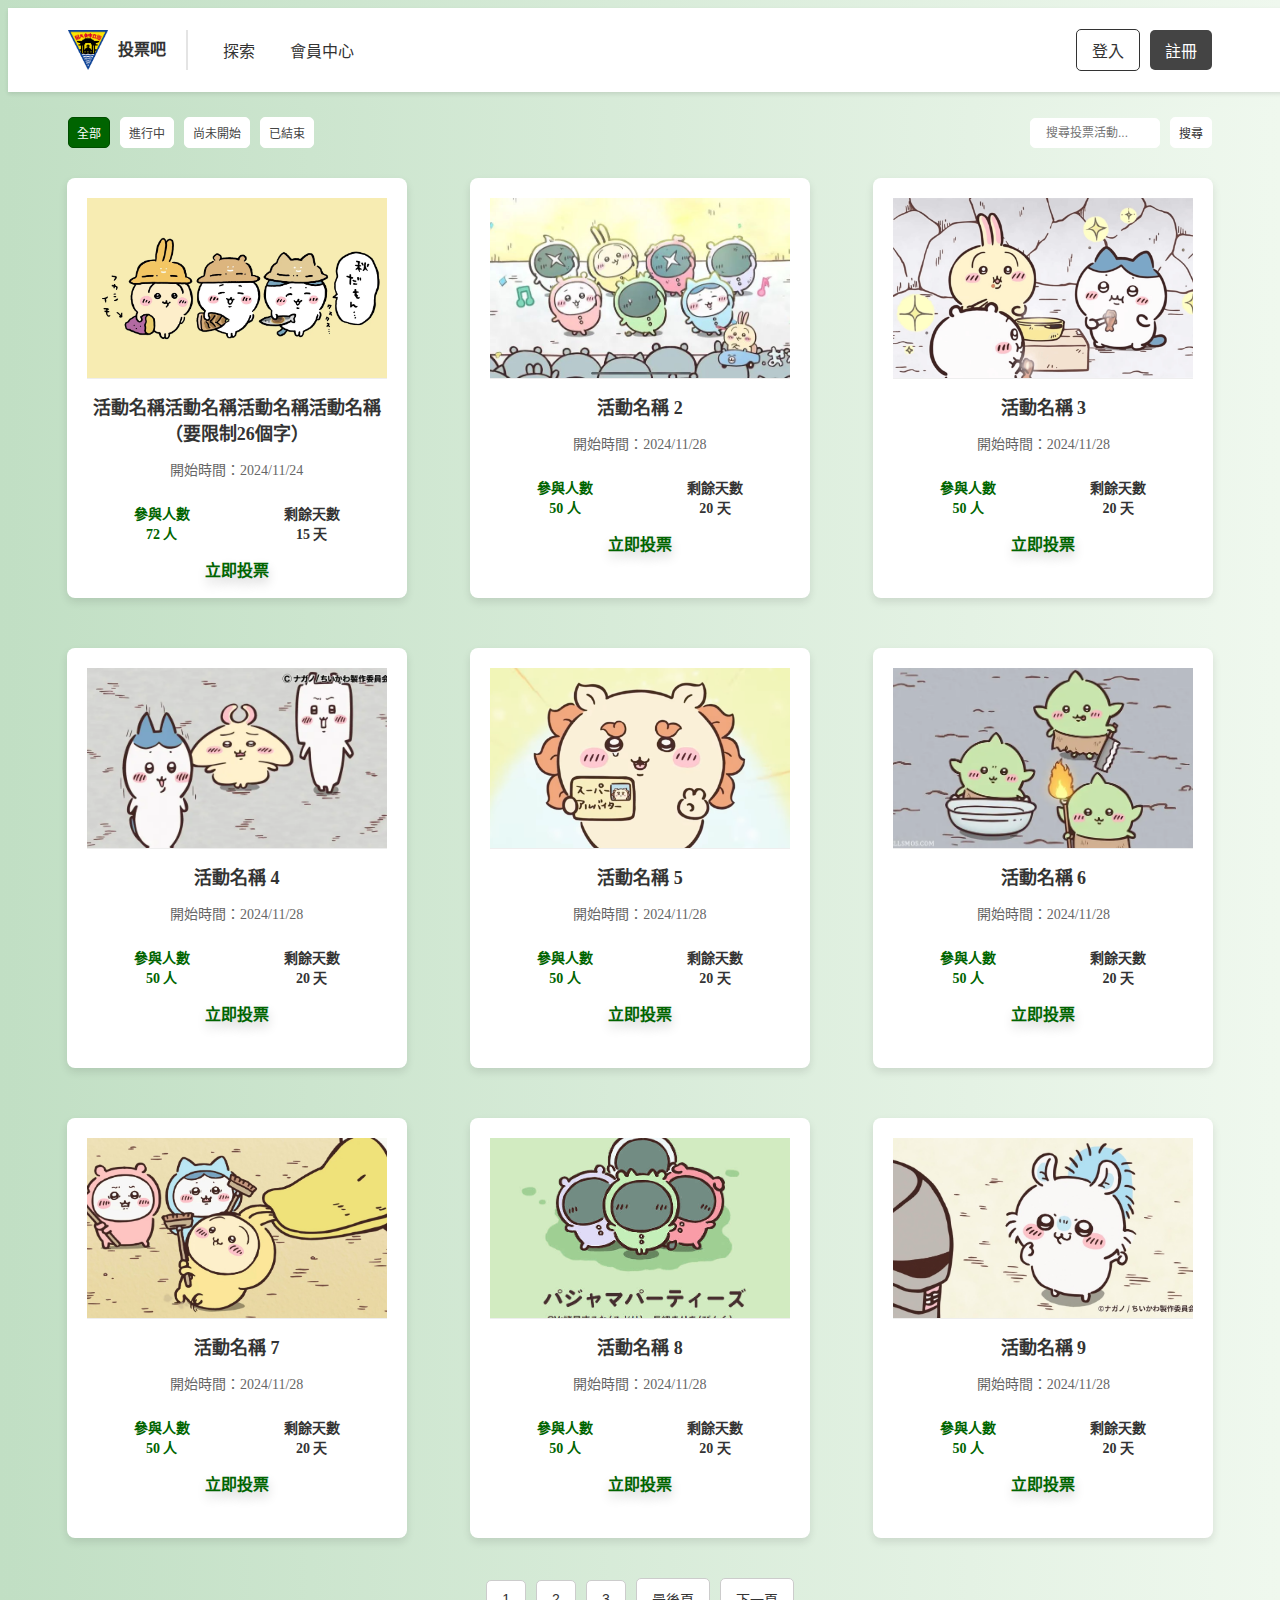
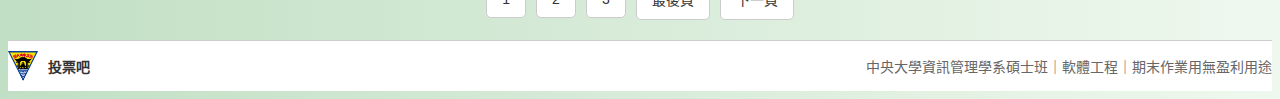
<file: public/index.html>
<!DOCTYPE html>
<html lang="zh-TW">
    <head>
        <meta charset="UTF-8" />
        <title>投票吧－軟工第11組投票管理系統</title>
        <link rel="stylesheet" href="css/index.css" />
    </head>
    <body>
        <header class="header">
            <div class="logo">
                <a href="index.html">
                    <img src="assets/logo.png" alt="Logo" /> 投票吧
                </a>
            </div>
            <div class="divider"></div>
            <nav class="nav-links">
                <ul>
                    <li><a href="index.html">探索</a></li>
                    <li><a href="#">會員中心</a></li>
                </ul>
            </nav>

            <div class="buttons">
                <a href="member_login.html" class="button login">登入</a>
                <a href="member_register.html" class="button register">註冊</a>
            </div>
        </header>

        <div class="filter-bar">
            <div class="filter-buttons">
                <button class="filter active">全部</button>
                <button class="filter">進行中</button>
                <button class="filter">尚未開始</button>
                <button class="filter">已結束</button>
            </div>
            <div class="filter-tools">
                <input
                    type="text"
                    class="search-input"
                    placeholder="搜尋投票活動..."
                />
                <button class="search-button">搜尋</button>
            </div>
        </div>
        <!-- 第三區塊活動卡片區-->
        <!-- 第三區塊活動卡片區-->
        <!-- 第三區塊活動卡片區-->
        <div class="activity-container">
            <div class="activity-grid">
                <!-- 每個活動卡片 -->
                <div class="activity-card">
                    <img
                        src="assets/a1.png"
                        alt="活動圖片"
                        class="activity-image"
                    />
                    <h3 class="activity-title">
                        活動名稱活動名稱活動名稱活動名稱（要限制26個字）
                    </h3>
                    <p class="activity-date">開始時間：2024/11/24</p>
                    <div class="activity-info">
                        <p class="activity-participants">參與人數<br />72 人</p>
                        <p class="activity-days">剩餘天數<br />15 天</p>
                    </div>
                    <div class="vote-now">立即投票</div>
                </div>
                <div class="activity-card">
                    <img
                        src="assets/a2.png"
                        alt="活動圖片"
                        class="activity-image"
                    />
                    <h3 class="activity-title">活動名稱 2</h3>
                    <p class="activity-date">開始時間：2024/11/28</p>
                    <div class="activity-info">
                        <p class="activity-participants">參與人數<br />50 人</p>
                        <p class="activity-days">剩餘天數<br />20 天</p>
                    </div>
                    <div class="vote-now">立即投票</div>
                </div>
                <div class="activity-card">
                    <img
                        src="assets/a3.png"
                        alt="活動圖片"
                        class="activity-image"
                    />
                    <h3 class="activity-title">活動名稱 3</h3>
                    <p class="activity-date">開始時間：2024/11/28</p>
                    <div class="activity-info">
                        <p class="activity-participants">參與人數<br />50 人</p>
                        <p class="activity-days">剩餘天數<br />20 天</p>
                    </div>
                    <div class="vote-now">立即投票</div>
                </div>
                <div class="activity-card">
                    <img
                        src="assets/a4.png"
                        alt="活動圖片"
                        class="activity-image"
                    />
                    <h3 class="activity-title">活動名稱 4</h3>
                    <p class="activity-date">開始時間：2024/11/28</p>
                    <div class="activity-info">
                        <p class="activity-participants">參與人數<br />50 人</p>
                        <p class="activity-days">剩餘天數<br />20 天</p>
                    </div>
                    <div class="vote-now">立即投票</div>
                </div>
                <div class="activity-card">
                    <img
                        src="assets/a5.png"
                        alt="活動圖片"
                        class="activity-image"
                    />
                    <h3 class="activity-title">活動名稱 5</h3>
                    <p class="activity-date">開始時間：2024/11/28</p>
                    <div class="activity-info">
                        <p class="activity-participants">參與人數<br />50 人</p>
                        <p class="activity-days">剩餘天數<br />20 天</p>
                    </div>
                    <div class="vote-now">立即投票</div>
                </div>
                <div class="activity-card">
                    <img
                        src="assets/a6.png"
                        alt="活動圖片"
                        class="activity-image"
                    />
                    <h3 class="activity-title">活動名稱 6</h3>
                    <p class="activity-date">開始時間：2024/11/28</p>
                    <div class="activity-info">
                        <p class="activity-participants">參與人數<br />50 人</p>
                        <p class="activity-days">剩餘天數<br />20 天</p>
                    </div>
                    <div class="vote-now">立即投票</div>
                </div>
                <div class="activity-card">
                    <img
                        src="assets/a7.png"
                        alt="活動圖片"
                        class="activity-image"
                    />
                    <h3 class="activity-title">活動名稱 7</h3>
                    <p class="activity-date">開始時間：2024/11/28</p>
                    <div class="activity-info">
                        <p class="activity-participants">參與人數<br />50 人</p>
                        <p class="activity-days">剩餘天數<br />20 天</p>
                    </div>
                    <div class="vote-now">立即投票</div>
                </div>
                <div class="activity-card">
                    <img
                        src="assets/a8.png"
                        alt="活動圖片"
                        class="activity-image"
                    />
                    <h3 class="activity-title">活動名稱 8</h3>
                    <p class="activity-date">開始時間：2024/11/28</p>
                    <div class="activity-info">
                        <p class="activity-participants">參與人數<br />50 人</p>
                        <p class="activity-days">剩餘天數<br />20 天</p>
                    </div>
                    <div class="vote-now">立即投票</div>
                </div>
                <div class="activity-card">
                    <img
                        src="assets/a9.png"
                        alt="活動圖片"
                        class="activity-image"
                    />
                    <h3 class="activity-title">活動名稱 9</h3>
                    <p class="activity-date">開始時間：2024/11/28</p>
                    <div class="activity-info">
                        <p class="activity-participants">參與人數<br />50 人</p>
                        <p class="activity-days">剩餘天數<br />20 天</p>
                    </div>
                    <div class="vote-now">立即投票</div>
                </div>
                <!-- 可依需要複製更多活動卡片 -->
                <!-- 可依需要複製更多活動卡片 -->
            </div>
            <!-- 頁數選擇按鈕 -->
            <div class="pagination">
                <button class="page-button">1</button>
                <button class="page-button">2</button>
                <button class="page-button">3</button>
                <button class="page-button">最後頁</button>
                <button class="page-button">下一頁</button>
            </div>
            <!-- 頁尾 -->
            <footer class="footer">
                <div class="footer-logo">
                    <img
                        src="assets/logo.png"
                        alt="投票吧 Logo"
                        class="logo-image"
                    />
                    投票吧
                </div>
                <div class="footer-text">
                    中央大學資訊管理學系碩士班｜軟體工程｜期末作業用無盈利用途
                </div>
            </footer>
        </div>
        <!-- 第三區塊活動卡片區-->
        <!-- 第三區塊活動卡片區-->
        <!-- 第三區塊活動卡片區-->
    </body>
</html>
</file>
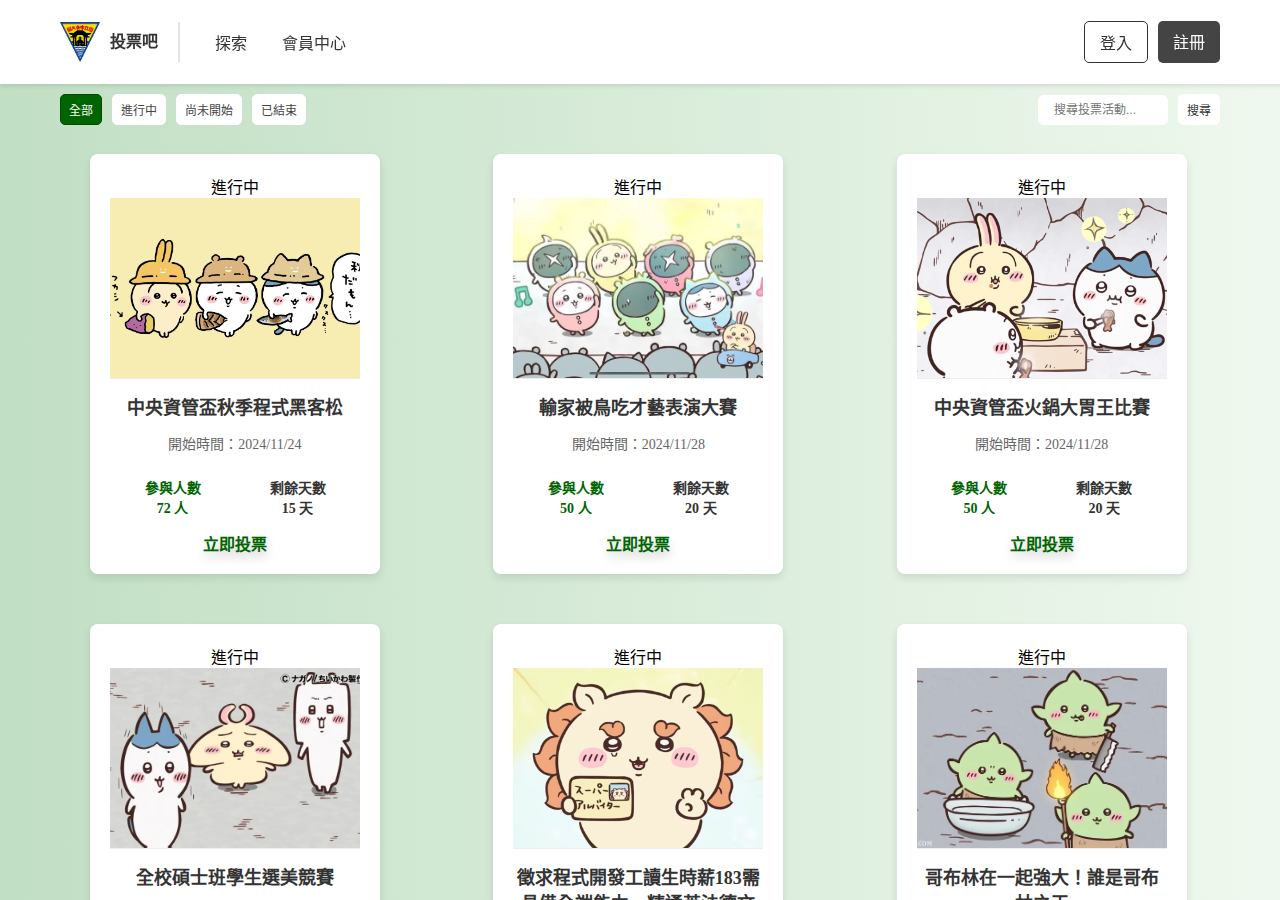
<file: resources/views/front/index.html>
<!DOCTYPE html>
<html lang="zh-TW">
    <head>
        <meta charset="UTF-8" />
        <title>投票吧－軟工第11組投票管理系統</title>
        <link rel="stylesheet" href="index.css" />
    </head>
    <body>
        <header class="header">
            <div class="logo">
                <a href="index.html">
                    <img src="../../../public/assets/logo.png" alt="Logo" /> 投票吧
                </a>
            </div>
            <div class="divider"></div>
            <nav class="nav-links">
                <ul>
                    <li><a href="index.html">探索</a></li>
                    <li><a href="#">會員中心</a></li>
                </ul>
            </nav>

            <div class="buttons">
                <a href="member_login.html" class="button login">登入</a>
                <a href="member_register.html" class="button register">註冊</a>
            </div>
        </header>

        <div class="filter-bar">
            <div class="filter-buttons">
                <button class="filter active">全部</button>
                <button class="filter">進行中</button>
                <button class="filter">尚未開始</button>
                <button class="filter">已結束</button>
            </div>
            <div class="filter-tools">
                <input
                    type="text"
                    class="search-input"
                    placeholder="搜尋投票活動..."
                />
                <button class="search-button">搜尋</button>
            </div>
        </div>
        <!-- 第三區塊活動卡片區-->
        <!-- 第三區塊活動卡片區-->
        <!-- 第三區塊活動卡片區-->
        <div class="activity-container">
            <div class="activity-grid">
                <!-- 每個活動卡片 -->
                <div class="activity-card">
                    <div class="status">進行中</div>
                    <img
                        src="../../../public/assets/a1.png"
                        alt="活動圖片"
                        class="activity-image"
                    />
                    <h3 class="activity-title">中央資管盃秋季程式黑客松</h3>
                    <p class="activity-date">開始時間：2024/11/24</p>
                    <div class="activity-info">
                        <p class="activity-participants">參與人數<br />72 人</p>
                        <p class="activity-days">剩餘天數<br />15 天</p>
                    </div>
                    <div class="vote-now">立即投票</div>
                </div>
                <div class="activity-card">
                    <div class="status">進行中</div>
                    <img
                        src="../../../public/assets/a2.png"
                        alt="活動圖片"
                        class="activity-image"
                    />
                    <h3 class="activity-title">輸家被鳥吃才藝表演大賽</h3>
                    <p class="activity-date">開始時間：2024/11/28</p>
                    <div class="activity-info">
                        <p class="activity-participants">參與人數<br />50 人</p>
                        <p class="activity-days">剩餘天數<br />20 天</p>
                    </div>
                    <div class="vote-now">立即投票</div>
                </div>
                <div class="activity-card">
                    <div class="status">進行中</div>
                    <img
                        src="../../../public/assets/a3.png"
                        alt="活動圖片"
                        class="activity-image"
                    />
                    <h3 class="activity-title">中央資管盃火鍋大胃王比賽</h3>
                    <p class="activity-date">開始時間：2024/11/28</p>
                    <div class="activity-info">
                        <p class="activity-participants">參與人數<br />50 人</p>
                        <p class="activity-days">剩餘天數<br />20 天</p>
                    </div>
                    <div class="vote-now">立即投票</div>
                </div>
                <div class="activity-card">
                    <div class="status">進行中</div>
                    <img
                        src="../../../public/assets/a4.png"
                        alt="活動圖片"
                        class="activity-image"
                    />
                    <h3 class="activity-title">全校碩士班學生選美競賽</h3>
                    <p class="activity-date">開始時間：2024/11/28</p>
                    <div class="activity-info">
                        <p class="activity-participants">參與人數<br />50 人</p>
                        <p class="activity-days">剩餘天數<br />20 天</p>
                    </div>
                    <div class="vote-now">立即投票</div>
                </div>
                <div class="activity-card">
                    <div class="status">進行中</div>
                    <img
                        src="../../../public/assets/a5.png"
                        alt="活動圖片"
                        class="activity-image"
                    />
                    <h3 class="activity-title">
                        徵求程式開發工讀生時薪183需具備全端能力、精通英法德文
                    </h3>
                    <p class="activity-date">開始時間：2024/11/28</p>
                    <div class="activity-info">
                        <p class="activity-participants">參與人數<br />50 人</p>
                        <p class="activity-days">剩餘天數<br />20 天</p>
                    </div>
                    <div class="vote-now">立即投票</div>
                </div>
                <div class="activity-card">
                    <div class="status">進行中</div>
                    <img
                        src="../../../public/assets/a6.png"
                        alt="活動圖片"
                        class="activity-image"
                    />
                    <h3 class="activity-title">
                        哥布林在一起強大！誰是哥布林之王
                    </h3>
                    <p class="activity-date">開始時間：2024/11/28</p>
                    <div class="activity-info">
                        <p class="activity-participants">參與人數<br />50 人</p>
                        <p class="activity-days">剩餘天數<br />20 天</p>
                    </div>
                    <div class="vote-now">立即投票</div>
                </div>
                <div class="activity-card">
                    <div class="status">進行中</div>
                    <img
                        src="../../../public/assets/a7.png"
                        alt="活動圖片"
                        class="activity-image"
                    />
                    <h3 class="activity-title">2024運動會選手人氣投票</h3>
                    <p class="activity-date">開始時間：2024/11/28</p>
                    <div class="activity-info">
                        <p class="activity-participants">參與人數<br />50 人</p>
                        <p class="activity-days">剩餘天數<br />20 天</p>
                    </div>
                    <div class="vote-now">立即投票</div>
                </div>
                <div class="activity-card">
                    <div class="status">進行中</div>
                    <img
                        src="../../../public/assets/a8.png"
                        alt="活動圖片"
                        class="activity-image"
                    />
                    <h3 class="activity-title">行銷管理期末考時間調查</h3>
                    <p class="activity-date">開始時間：2024/11/28</p>
                    <div class="activity-info">
                        <p class="activity-participants">參與人數<br />50 人</p>
                        <p class="activity-days">剩餘天數<br />20 天</p>
                    </div>
                    <div class="vote-now">立即投票</div>
                </div>
                <div class="activity-card">
                    <div class="status">進行中</div>
                    <img
                        src="../../../public/assets/a9.png"
                        alt="活動圖片"
                        class="activity-image"
                    />
                    <h3 class="activity-title">罵我抖M王代表票選</h3>
                    <p class="activity-date">開始時間：2024/11/28</p>
                    <div class="activity-info">
                        <p class="activity-participants">參與人數<br />50 人</p>
                        <p class="activity-days">剩餘天數<br />20 天</p>
                    </div>
                    <div class="vote-now">立即投票</div>
                </div>
                <!-- 可依需要複製更多活動卡片 -->
                <!-- 可依需要複製更多活動卡片 -->
            </div>
            <!-- 頁數選擇按鈕 -->
            <div class="pagination">
                <button class="page-button">1</button>
                <button class="page-button">2</button>
                <button class="page-button">3</button>
                <button class="page-button">最後頁</button>
                <button class="page-button">下一頁</button>
            </div>
            <!-- 頁尾 -->
            <footer class="footer">
                <div class="footer-logo">
                    <img
                        src="../../../public/assets/logo.png"
                        alt="投票吧 Logo"
                        class="logo-image"
                    />
                    投票吧
                </div>
                <div class="footer-text">
                    中央大學資訊管理學系碩士班｜軟體工程｜期末作業用無盈利用途
                </div>
            </footer>
        </div>
        <!-- 第三區塊活動卡片區-->
        <!-- 第三區塊活動卡片區-->
        <!-- 第三區塊活動卡片區-->
    </body>
</html>
</file>
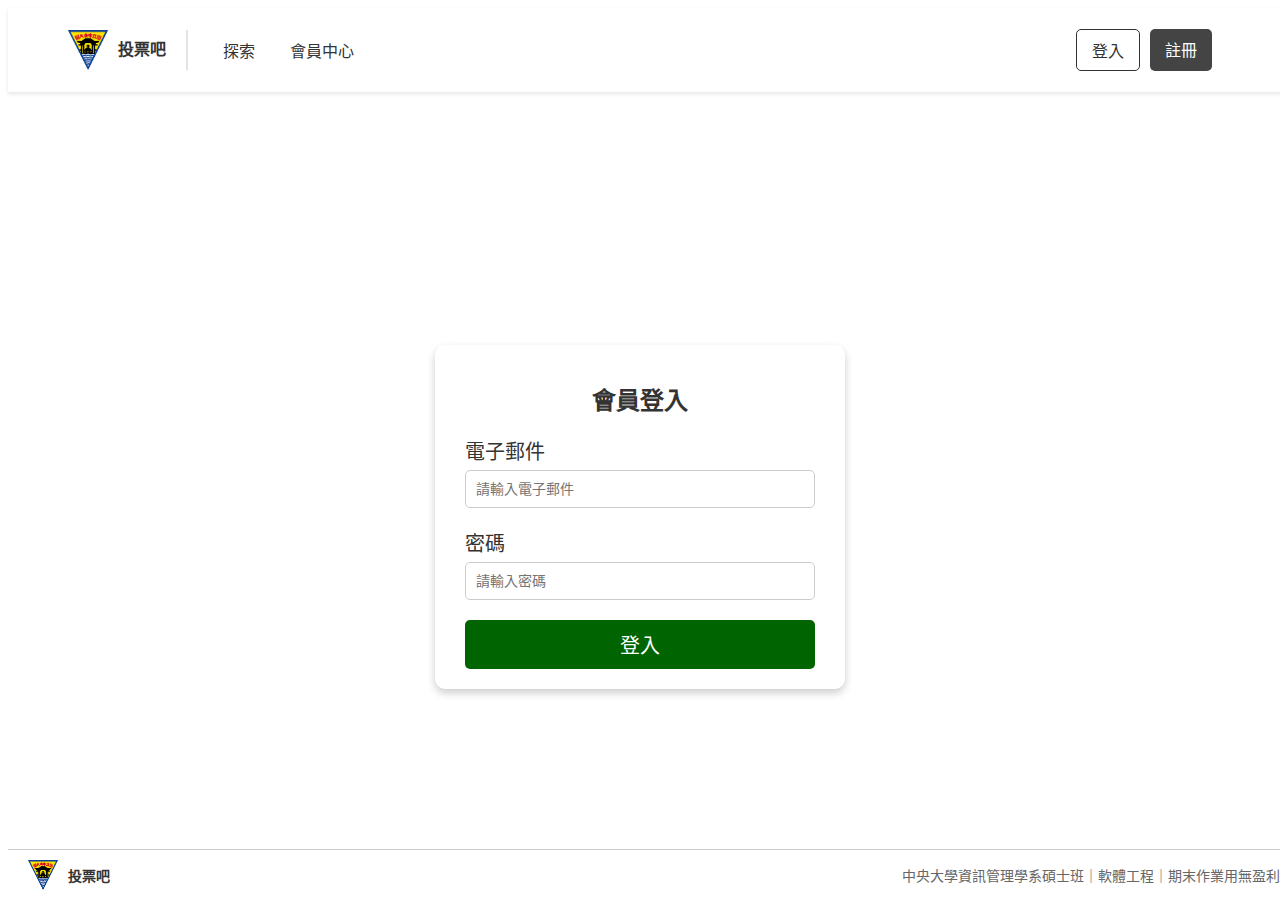
<file: public/member_login.html>
<!DOCTYPE html>
<html lang="zh-TW">
    <head>
        <meta charset="UTF-8" />
        <title>投票吧－會員登入</title>
        <link rel="stylesheet" href="css/member_login.css" />
    </head>
    <body>
        <header class="header">
            <div class="logo">
                <a href="index.html">
                    <img src="assets/logo.png" alt="Logo" /> 投票吧
                </a>
            </div>
            <div class="divider"></div>
            <nav class="nav-links">
                <ul>
                    <li><a href="index.html">探索</a></li>
                    <li><a href="#">會員中心</a></li>
                </ul>
            </nav>

            <div class="buttons">
                <a href="member_login.html" class="button login">登入</a>
                <a href="member_register.html" class="button register">註冊</a>
            </div>
        </header>
        <div class="login-container">
            <div class="login-box">
                <h1>會員登入</h1>
                <form>
                    <div class="input-group">
                        <label for="email">電子郵件</label>
                        <input
                            type="email"
                            id="email"
                            placeholder="請輸入電子郵件"
                            required
                        />
                    </div>
                    <div class="input-group">
                        <label for="password">密碼</label>
                        <input
                            type="password"
                            id="password"
                            placeholder="請輸入密碼"
                            required
                        />
                    </div>
                    <button type="submit" class="login-button">登入</button>
                </form>
            </div>
        </div>
        <footer class="footer">
            <div class="footer-logo">
                <img src="assets/logo.png" alt="Logo" />
                投票吧
            </div>
            <div class="footer-text">
                中央大學資訊管理學系碩士班｜軟體工程｜期末作業用無盈利用途
            </div>
        </footer>
    </body>
</html>
</file>
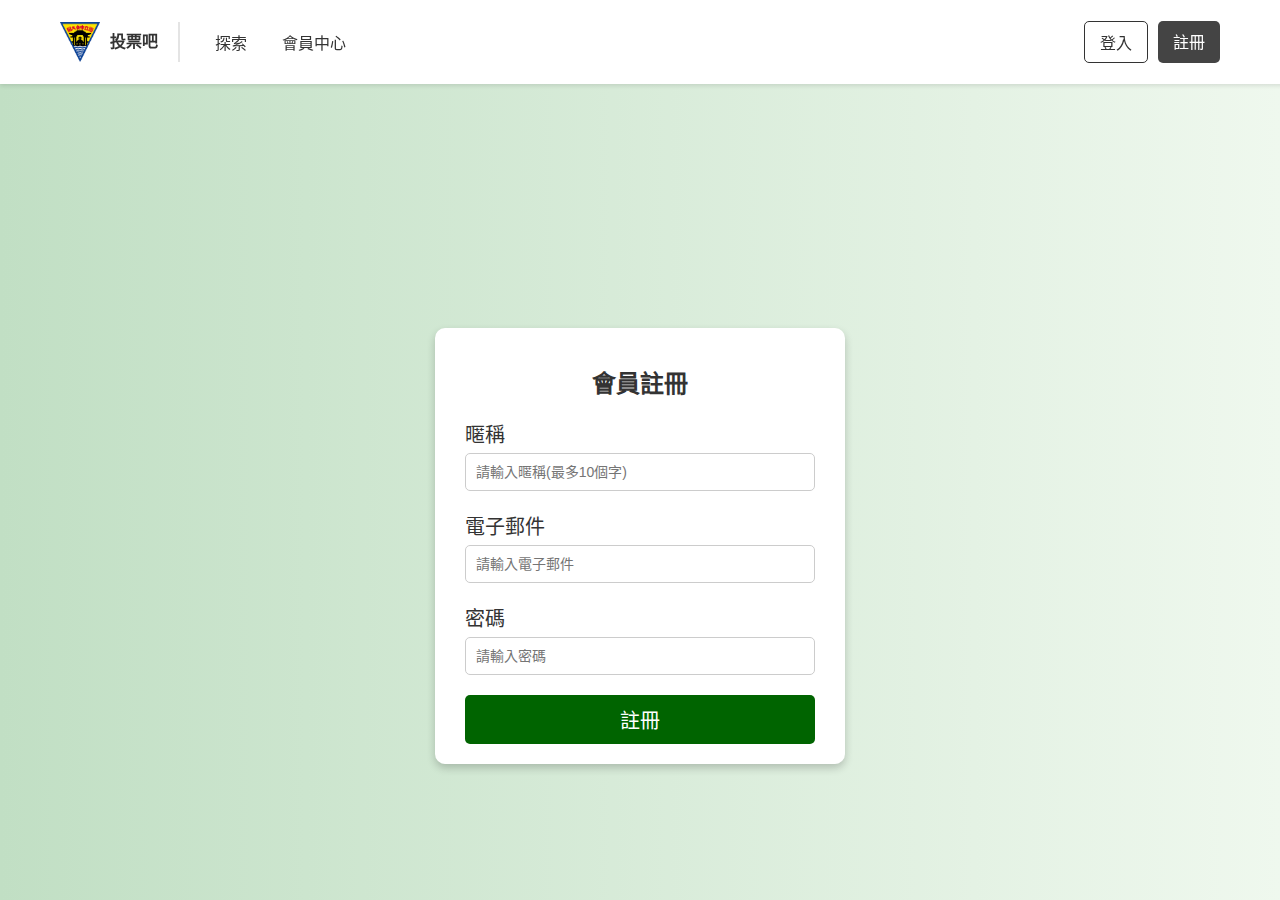
<file: public/member_register.html>
<!DOCTYPE html>
<html lang="zh-TW">
    <head>
        <meta charset="UTF-8" />
        <title>投票吧－會員註冊</title>
        <link rel="stylesheet" href="css/member_register.css" />
    </head>
    <body>
        <header class="header">
            <div class="logo">
                <a href="index.html">
                    <img src="assets/logo.png" alt="Logo" /> 投票吧
                </a>
            </div>
            <div class="divider"></div>
            <nav class="nav-links">
                <ul>
                    <li><a href="index.html">探索</a></li>
                    <li><a href="#">會員中心</a></li>
                </ul>
            </nav>

            <div class="buttons">
                <a href="member_login.html" class="button login">登入</a>
                <a href="member_register.html" class="button register">註冊</a>
            </div>
        </header>

        <div class="register-container">
            <div class="register-box">
                <h1>會員註冊</h1>
                <form>
                    <div class="input-group">
                        <label for="nickname">暱稱 </label>
                        <input
                            type="text"
                            id="nickname"
                            placeholder="請輸入暱稱(最多10個字)"
                            required
                        />
                    </div>
                    <div class="input-group">
                        <label for="email">電子郵件</label>
                        <input
                            type="email"
                            id="email"
                            placeholder="請輸入電子郵件"
                            required
                        />
                    </div>
                    <div class="input-group">
                        <label for="password">密碼</label>
                        <input
                            type="password"
                            id="password"
                            placeholder="請輸入密碼"
                            required
                        />
                    </div>
                    <button type="submit" class="register-button">註冊</button>
                </form>
            </div>
        </div>

        <footer class="footer">
            <div class="footer-logo">
                <img src="assets/logo.png" alt="Logo" />
                投票吧
            </div>
            <div class="footer-text">
                中央大學資訊管理學系碩士班｜軟體工程｜期末作業用無盈利用途
            </div>
        </footer>
    </body>
</html>
</file>
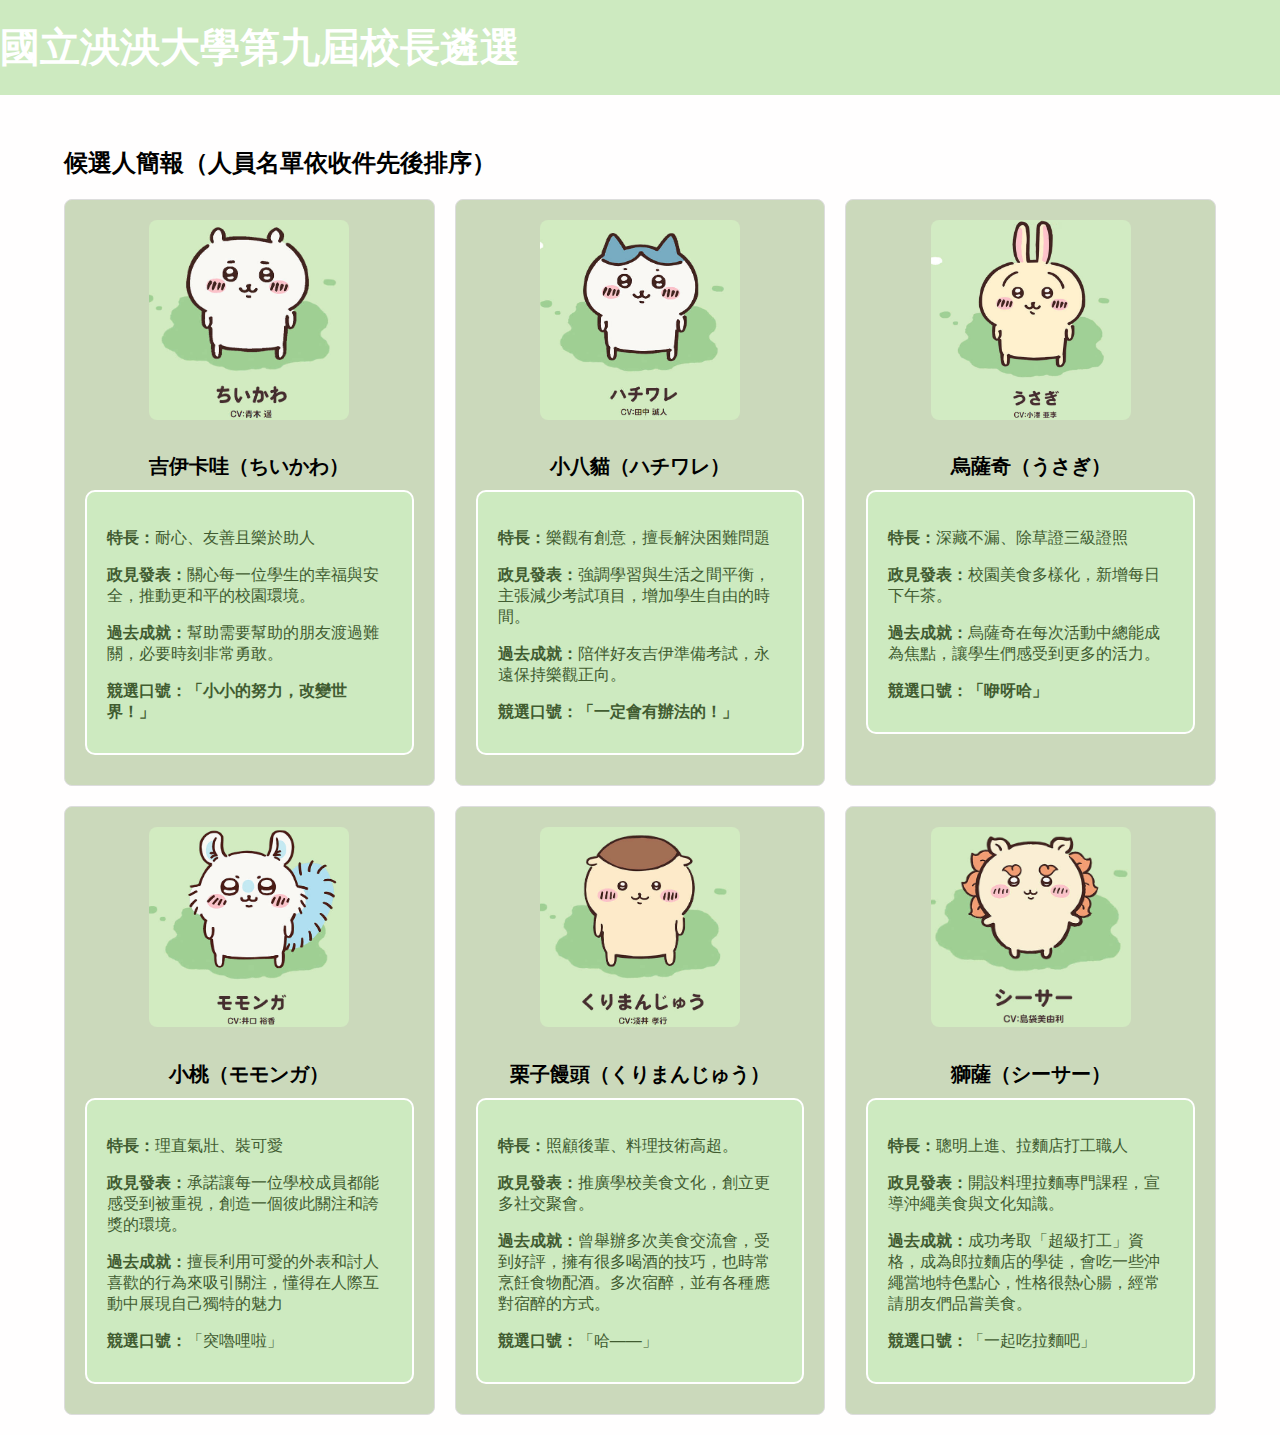
<file: resources/views/front/candidate.html>
<!DOCTYPE html>
<html lang="zh-Hant">
<head>
    <meta charset="UTF-8">
    <meta name="viewport" content="width=device-width, initial-scale=1.0">
    <title>候選人簡報</title>
    <style>
        /* 這是內嵌的 CSS */
        body {
            font-family: Arial, sans-serif;
            background-color: #fffefe;
            margin: 0;
            padding: 0;
        }

        .title_background {
            background-color: #CDEAC0;
            padding: 20px 0;
        }

        .vote_name {
            color: white;
            font-size: 2.5rem;
            margin: 0;
        }

        .container {
            width: 90%;
            max-width: 1200px;
            margin: 0 auto;
            padding: 20px 0;
        }

        .notice h4 {
            font-size: 1.5rem;
            font-weight: bold;
            margin-bottom: 20px;
        }

        .candidate-wrapper {
            display: flex;
            flex-wrap: wrap;
            gap: 20px; /* 每個候選人之間的間距 */
        }

        .candidate-card {
            flex: 1 1 calc(33.33% - 20px); /* 每個卡片佔三分之一的寬度，並減去間距 */
            box-sizing: border-box;
            border: 1px solid #ddd;
            border-radius: 8px;
            padding: 20px;
            background-color: #cbd9bb;
            text-align: left;
            transition: transform 0.3s ease;
        }

        .candidate-card:hover {
            transform: scale(1.05); /* 當鼠標懸停時，放大卡片 */
        }

        .candidate-card img {
            width: 200px; /* 固定圖片寬度為 200px */
            height: 200px; /* 固定圖片高度為 200px，形成正方形 */
            object-fit: cover; /* 確保圖片充滿容器，比例不變 */
            border-radius: 8px;
            margin-bottom: 15px;
            display: block; /* 確保圖片在容器中水平置中 */
            margin-left: auto; /* 讓圖片置中 */
            margin-right: auto; /* 讓圖片置中 */
        }

        .candidate-name {
            font-size: 1.25rem;
            margin-bottom: 10px;
            font-weight: bold;
            text-align: center;
        }

        .info-box {
            border: 2px solid #ffffff; /* 設置框線 */
            padding: 20px;
            margin-bottom: 10px;
            border-radius: 10px;
            background-color: #CDEAC0;
        }

        .candidate-card p {
            font-size: 1rem;
            margin-bottom: 10px;
            color: #415c31;
        }

        @media (max-width: 768px) {
            .candidate-card {
                flex: 1 1 calc(50% - 20px); /* 平板設備時每行顯示兩個候選人 */
            }
        }

        @media (max-width: 480px) {
            .candidate-card {
                flex: 1 1 100%; /* 手機設備時每行顯示一個候選人 */
            }
        }
    </style>
</head>

<body>
    <div class="title_background mb-3">
        <h1 class="vote_name fw-bold text-center">國立泱泱大學第九屆校長遴選</h1>
    </div>

    <div class="container">
        <div class="notice mb-3">
            <h4 class="fw-bold">候選人簡報（人員名單依收件先後排序）</h4>
        </div>

        <div class="candidate-wrapper">
            <!-- 候選人 1 -->
            <div class="candidate-card">
                <img src="../../../public/assets/0.jpg" alt="候選人 1" class="img-fluid mb-3">
                <h5 class="candidate-name">吉伊卡哇（ちいかわ）</h5>
                <div class="info-box">
                    <p><strong>特長：</strong>耐心、友善且樂於助人</p>         
                    <p><strong>政見發表：</strong>關心每一位學生的幸福與安全，推動更和平的校園環境。</p>               
                    <p><strong>過去成就：</strong>幫助需要幫助的朋友渡過難關，必要時刻非常勇敢。</p>
                    <p><strong>競選口號：「小小的努力，改變世界！」</strong></p>
                </div>
            </div>

            <!-- 候選人 2 -->
            <div class="candidate-card">
                <img src="../../../public/assets/1.jpg" alt="候選人 2" class="img-fluid mb-3">
                <h5 class="candidate-name">小八貓（ハチワレ）</h5>
                <div class="info-box">
                    <p><strong>特長：</strong>樂觀有創意，擅長解決困難問題</p> 
                    <p><strong>政見發表：</strong>強調學習與生活之間平衡，主張減少考試項目，增加學生自由的時間。</p>
                    <p><strong>過去成就：</strong>陪伴好友吉伊準備考試，永遠保持樂觀正向。</p>
                    <p><strong>競選口號：「一定會有辦法的！」</strong></p>
                </div>
            </div>

            <!-- 候選人 3 -->
            <div class="candidate-card">
                <img src="../../../public/assets/2.jpg" alt="候選人 3" class="img-fluid mb-3">
                <h5 class="candidate-name">烏薩奇（うさぎ）</h5>
                <div class="info-box">
                    <p><strong>特長：</strong>深藏不漏、除草證三級證照</p>
                    <p><strong>政見發表：</strong>校園美食多樣化，新增每日下午茶。</p>
                    <p><strong>過去成就：</strong>烏薩奇在每次活動中總能成為焦點，讓學生們感受到更多的活力。</p>
                    <p><strong>競選口號：「咿呀哈」</strong></p>
                </div>
            </div>

            <!-- 候選人 4 -->
            <div class="candidate-card">
                <img src="../../../public/assets/3.jpg" alt="候選人 4" class="img-fluid mb-3">
                <h5 class="candidate-name">小桃（モモンガ）</h5>
                <div class="info-box">
                    <p><strong>特長：</strong>理直氣壯、裝可愛</p> 
                    <p><strong>政見發表：</strong>承諾讓每一位學校成員都能感受到被重視，創造一個彼此關注和誇獎的環境。</p>
                    <p><strong>過去成就：</strong>擅長利用可愛的外表和討人喜歡的行為來吸引關注，懂得在人際互動中展現自己獨特的魅力</p>
                    <p><strong>競選口號：</strong>「突嚕哩啦」</p>
                </div>
            </div>

            <!-- 候選人 5 -->
            <div class="candidate-card">
                <img src="../../../public/assets/4.jpg"alt="候選人 5" class="img-fluid mb-3">
                <h5 class="candidate-name">栗子饅頭（くりまんじゅう）</h5>
                <div class="info-box">
                    <p><strong>特長：</strong>照顧後輩、料理技術高超。</p>
                    <p><strong>政見發表：</strong>推廣學校美食文化，創立更多社交聚會。</p>
                    <p><strong>過去成就：</strong>曾舉辦多次美食交流會，受到好評，擁有很多喝酒的技巧，也時常烹飪食物配酒。多次宿醉，並有各種應對宿醉的方式。</p>
                    <p><strong>競選口號：</strong>「哈——」</p>
                </div>
            </div>

            <!-- 候選人 6 -->
            <div class="candidate-card">
                <img src="../../../public/assets/5.jpg" alt="候選人 6" class="img-fluid mb-3">
                <h5 class="candidate-name">獅薩（シーサー）</h5>
                <div class="info-box">
                    <p><strong>特長：</strong>聰明上進、拉麵店打工職人</p>
                    <p><strong>政見發表：</strong>開設料理拉麵專門課程，宣導沖繩美食與文化知識。</p>
                    <p><strong>過去成就：</strong>成功考取「超級打工」資格，成為郎拉麵店的學徒，會吃一些沖繩當地特色點心，性格很熱心腸，經常請朋友們品嘗美食。</p> 
                    <p><strong>競選口號：</strong>「一起吃拉麵吧」</p>
                </div>
            </div>
        </div>
    </div>
</body>
</html>
</file>
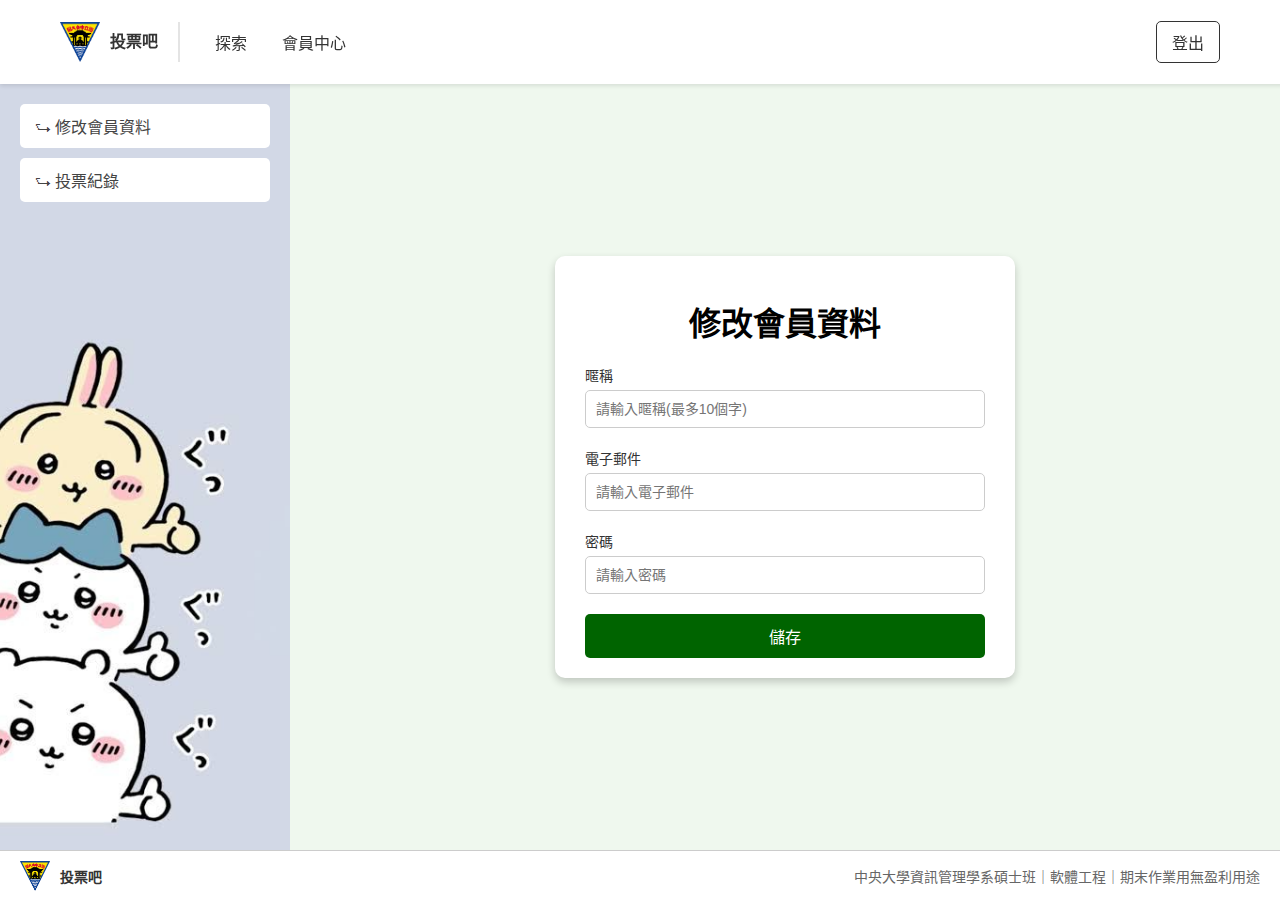
<file: resources/views/front/member_center.html>
<!DOCTYPE html>
<html lang="zh-TW">
    <head>
        <meta charset="UTF-8" />
        <title>投票吧－會員中心</title>
        <link rel="stylesheet" href="member_center.css" />
    </head>
    <body>
        <header class="header">
            <div class="logo">
                <a href="index.html">
                    <img src="../../../public/assets/logo.png" alt="Logo" />
                    投票吧
                </a>
            </div>
            <div class="divider"></div>
            <nav class="nav-links">
                <ul>
                    <li><a href="index.html">探索</a></li>
                    <li><a href="#">會員中心</a></li>
                </ul>
            </nav>

            <div class="buttons">
                <a href="index.html" class="button logout">登出</a>
            </div>
        </header>

        <div class="center-container">
            <!-- 左側選單區 -->
            <div class="sidebar">
                <a href="member_center.html" class="sidebar-button"
                    >⮑ 修改會員資料</a
                >
                <a href="#" class="sidebar-button">⮑ 投票紀錄</a>
            </div>

            <!-- 右側內容區 -->
            <div class="content">
                <div class="modify-box">
                    <h1>修改會員資料</h1>
                    <form>
                        <div class="input-group">
                            <label for="nickname">暱稱 </label>
                            <input
                                type="text"
                                id="nickname"
                                placeholder="請輸入暱稱(最多10個字)"
                                required
                            />
                        </div>
                        <div class="input-group">
                            <label for="email">電子郵件</label>
                            <input
                                type="email"
                                id="email"
                                placeholder="請輸入電子郵件"
                                required
                            />
                        </div>
                        <div class="input-group">
                            <label for="password">密碼</label>
                            <input
                                type="password"
                                id="password"
                                placeholder="請輸入密碼"
                                required
                            />
                        </div>
                        <button type="submit" class="modify-button">
                            儲存
                        </button>
                    </form>
                </div>
            </div>
        </div>

        <footer class="footer">
            <div class="footer-logo">
                <img src="../../../public/assets/logo.png" alt="Logo" />
                投票吧
            </div>
            <div class="footer-text">
                中央大學資訊管理學系碩士班｜軟體工程｜期末作業用無盈利用途
            </div>
        </footer>
    </body>
</html>
</file>
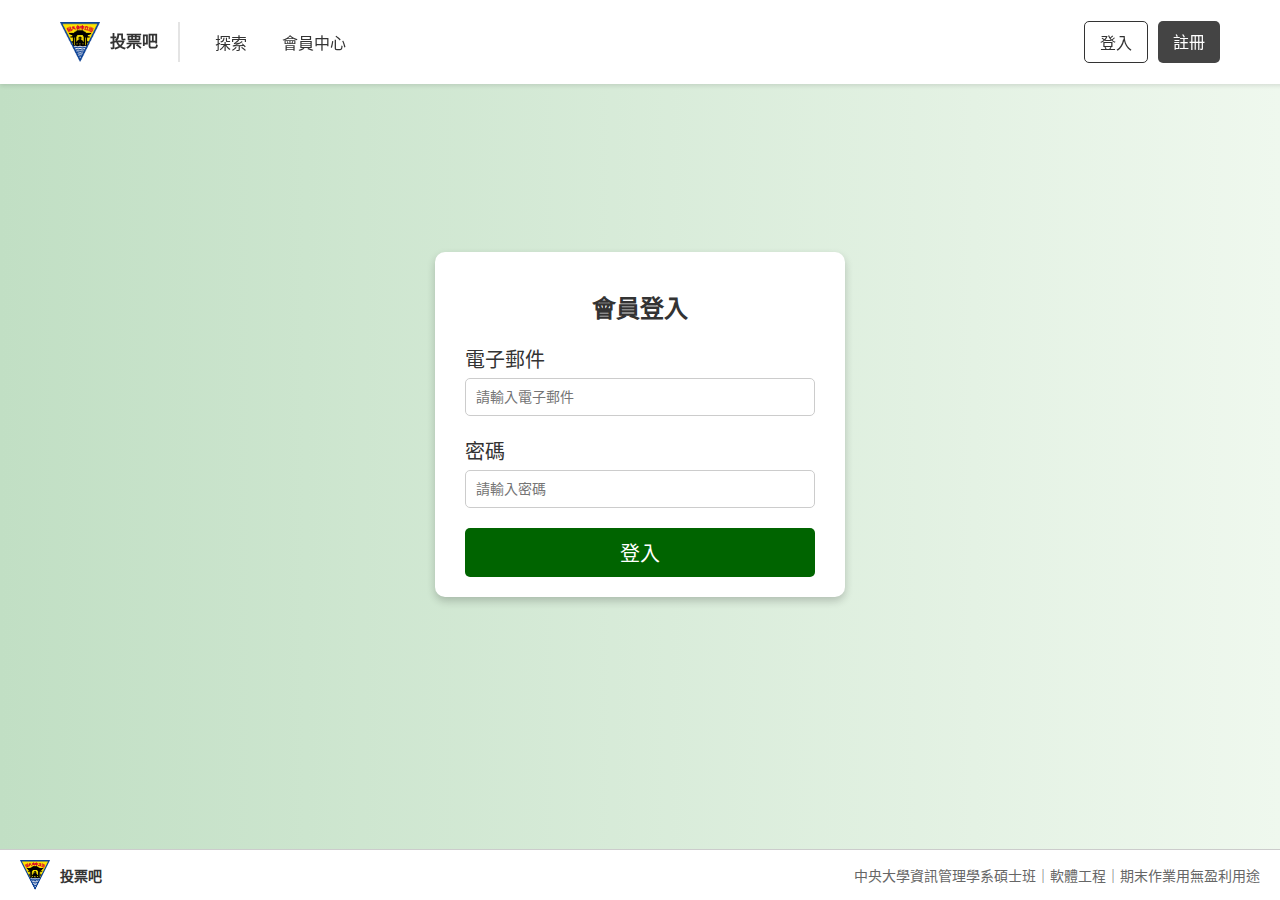
<file: resources/views/front/member_login.html>
<!DOCTYPE html>
<html lang="zh-TW">
    <head>
        <meta charset="UTF-8" />
        <title>投票吧－會員登入</title>
        <link rel="stylesheet" href="member_login.css" />
    </head>
    <body>
        <header class="header">
            <div class="logo">
                <a href="index.html">
                    <img src="../../../public/assets/logo.png" alt="Logo" /> 投票吧
                </a>
            </div>
            <div class="divider"></div>
            <nav class="nav-links">
                <ul>
                    <li><a href="index.html">探索</a></li>
                    <li><a href="#">會員中心</a></li>
                </ul>
            </nav>

            <div class="buttons">
                <a href="member_login.html" class="button login">登入</a>
                <a href="member_register.html" class="button register">註冊</a>
            </div>
        </header>
        <div class="login-container">
            <div class="login-box">
                <h1>會員登入</h1>
                <form>
                    <div class="input-group">
                        <label for="email">電子郵件</label>
                        <input
                            type="email"
                            id="email"
                            placeholder="請輸入電子郵件"
                            required
                        />
                    </div>
                    <div class="input-group">
                        <label for="password">密碼</label>
                        <input
                            type="password"
                            id="password"
                            placeholder="請輸入密碼"
                            required
                        />
                    </div>
                    <button type="submit" class="login-button">登入</button>
                </form>
            </div>
        </div>
        <footer class="footer">
            <div class="footer-logo">
                <img src="../../../public/assets/logo.png" alt="Logo" />
                投票吧
            </div>
            <div class="footer-text">
                中央大學資訊管理學系碩士班｜軟體工程｜期末作業用無盈利用途
            </div>
        </footer>
    </body>
</html>
</file>
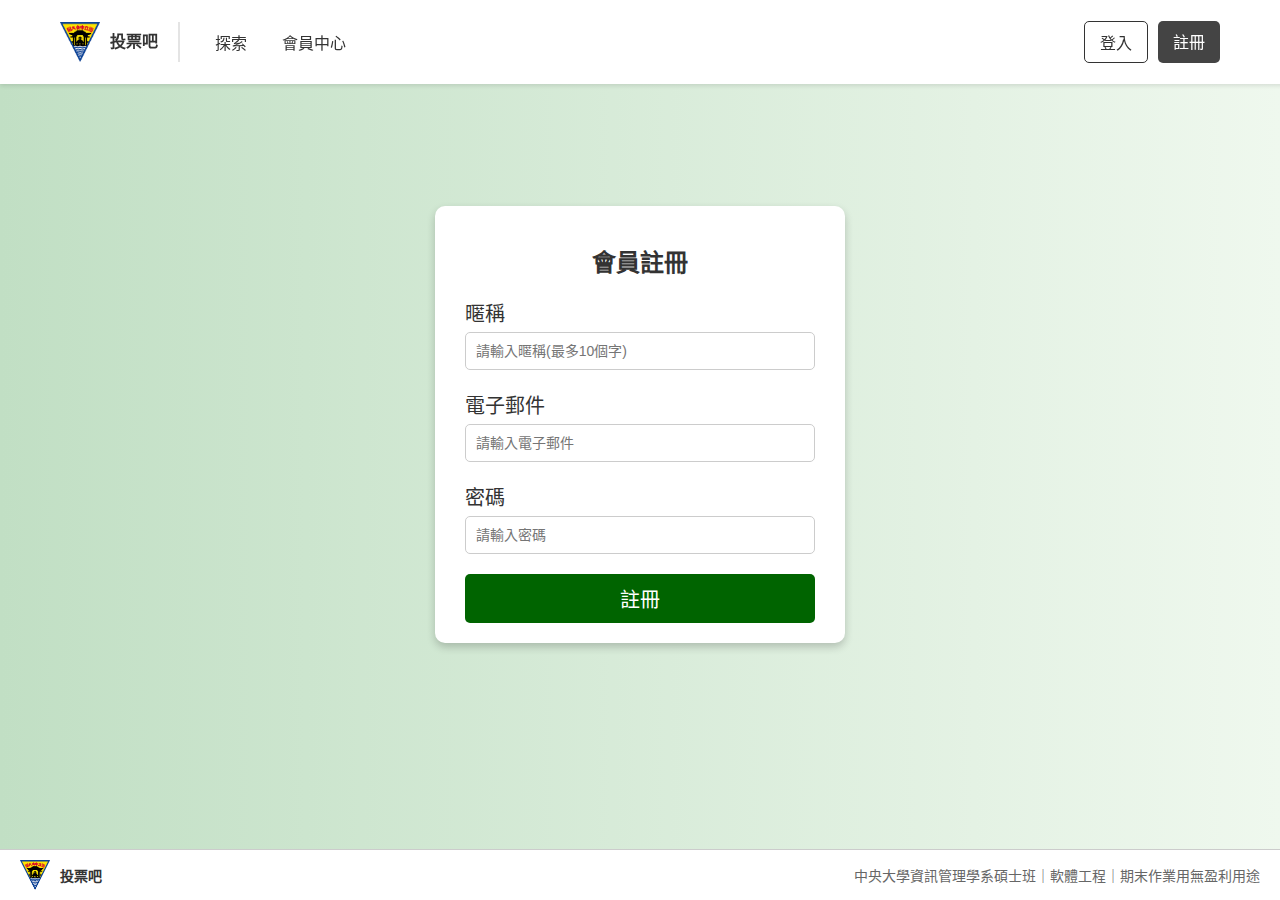
<file: resources/views/front/member_register.html>
<!DOCTYPE html>
<html lang="zh-TW">
    <head>
        <meta charset="UTF-8" />
        <title>投票吧－會員註冊</title>
        <link rel="stylesheet" href="member_register.css" />
    </head>
    <body>
        <header class="header">
            <div class="logo">
                <a href="index.html">
                    <img src="../../../public/assets/logo.png" alt="Logo" /> 投票吧
                </a>
            </div>
            <div class="divider"></div>
            <nav class="nav-links">
                <ul>
                    <li><a href="index.html">探索</a></li>
                    <li><a href="#">會員中心</a></li>
                </ul>
            </nav>

            <div class="buttons">
                <a href="member_login.html" class="button login">登入</a>
                <a href="member_register.html" class="button register">註冊</a>
            </div>
        </header>

        <div class="register-container">
            <div class="register-box">
                <h1>會員註冊</h1>
                <form>
                    <div class="input-group">
                        <label for="nickname">暱稱 </label>
                        <input
                            type="text"
                            id="nickname"
                            placeholder="請輸入暱稱(最多10個字)"
                            required
                        />
                    </div>
                    <div class="input-group">
                        <label for="email">電子郵件</label>
                        <input
                            type="email"
                            id="email"
                            placeholder="請輸入電子郵件"
                            required
                        />
                    </div>
                    <div class="input-group">
                        <label for="password">密碼</label>
                        <input
                            type="password"
                            id="password"
                            placeholder="請輸入密碼"
                            required
                        />
                    </div>
                    <button type="submit" class="register-button">註冊</button>
                </form>
            </div>
        </div>

        <footer class="footer">
            <div class="footer-logo">
                <img src="../../../public/assets/logo.png" alt="Logo" />
                投票吧
            </div>
            <div class="footer-text">
                中央大學資訊管理學系碩士班｜軟體工程｜期末作業用無盈利用途
            </div>
        </footer>
    </body>
</html>
</file>
<file: public/css/index.css>
body {
    background: linear-gradient(to right, #c1dfc4 0%, #eff8ee 100%);
}

/* 頁首 */
.header {
    /* position: fixed; 固定在頁面頂部 */
    width: 100%;
    height: 84px;
    left: 0;
    top: 0;
    background: #ffffff;
    display: flex;
    justify-content: space-between;
    align-items: center;
    padding: 0 20px;
    box-shadow: 0px 2px 4px rgba(0, 0, 0, 0.1);
    /* z-index: 1000; */
    margin-bottom: 15px;
}

/* Logo 區塊 */
.logo {
    display: flex;
    align-items: center; /* 確保 LOGO 和文字都垂直置中 */
    margin-left: 40px; /* 與左邊界保持一定距離 */
}

.logo img {
    width: 40px; /* LOGO 圖片大小 */
    height: 40px;
    margin-right: 10px; /* LOGO 與文字間距 */
}

.logo a {
    text-decoration: none;
    font-size: 16px; /* 字體大小 */
    font-weight: bold;
    color: #333;
    line-height: 1; /* 確保文字不會受行高影響偏移 */
    display: flex; /* 確保文字作為塊級元素居中 */
    align-items: center; /* 垂直置中文字內容 */
}

/* 直線分隔樣式 */
.divider {
    width: 2px; /* 分隔線寬度 */
    height: 40px; /* 分隔線高度 */
    background-color: #e4e4e4; /* 分隔線顏色 */
    margin: 0 20px; /* 與兩側元素的間距設置為相同 */
}

/* 導航欄 */
.nav-links {
    display: flex;
    align-items: center;
}

.nav-links ul {
    display: flex;
    gap: 5px; /* 探索跟會員中心按鈕之間的距離 */
    list-style: none;
    margin: 0;
    padding: 0;
}

.nav-links li {
    list-style: none;
}

.nav-links a {
    text-decoration: none;
    color: #333; /* 預設顏色 */
    font-size: 16px;
    padding: 8px 15px; /* 增加可點擊區域 */
    border-radius: 5px; /* 圓角設計 */
    transition: all 0.3s ease; /* 添加平滑過渡效果 */
}

/* 鼠標懸停效果 */
.nav-links a:hover {
    background-color: #f5f5f5;
    color: #444444; /* 白色文字 */
    box-shadow: 0px 4px 8px rgba(0, 0, 0, 0.2); /* 添加陰影效果 */
    transform: translateY(-2px); /* 微微上移，增加動態效果 */
}

/* 登入和註冊按鈕容器 */
.buttons {
    display: flex;
    gap: 10px;
    margin-left: auto; /* 將按鈕推到右側 */
    margin-right: 80px; /* 與右邊邊界保持適當距離 */
    align-items: baseline;
}

/* 按鈕通用樣式 */
.buttons .button {
    text-decoration: none;
    padding: 8px 15px;
    border-radius: 5px;
    font-size: 16px;
    text-align: center;
}

/* 登入按鈕樣式 */
.buttons .login {
    color: #333;
    border: 1px solid #333;
    background-color: transparent;
}

/* 註冊按鈕樣式 */
.buttons .register {
    color: white;
    border: none;
    background-color: #444444;
}

/* 按鈕懸停效果 */
.buttons .button:hover {
    opacity: 0.8;
    box-shadow: 0 4px 8px rgba(0, 0, 0, 0.2); /* 增加陰影效果 */
}
/* 第二區塊編輯區！！！！！！！！！！！ */
/* 篩選區塊容器 */
/* 篩選區塊容器 */
.filter-bar {
    /* position: fixed; 固定在 header 下方 */
    top: 84px; /* 與 header 高度一致 */
    left: 0; /* 確保篩選區塊從視窗左側開始 */
    width: 100%; /* 占據整個視窗寬度 */
    display: flex;
    justify-content: space-between;
    align-items: center;
    padding: 10px 0; /* 移除左右間距 */
    background: linear-gradient(
        to right,
        #c1dfc4 0%,
        #eff8ee 100%
    ); /* 背景與網頁漸層一致 */
    z-index: 999; /* 確保在 header 之下的頂層 */
    margin: 0; /* 確保不被其他元素影響 */
}

/* 篩選按鈕區域 */
.filter-buttons {
    display: flex;
    gap: 10px; /* 按鈕之間的間距 */
    margin-left: 60px; /* 距離左邊框 */
}

/* 篩選按鈕樣式 */
.filter {
    padding: 6px 8px;
    border: 1px solid #ffffff;
    border-radius: 5px;
    background-color: #ffffff; /* 淺灰色背景 */
    color: #444444; /* 按鈕文字顏色 */
    cursor: pointer;
    transition: all 0.3s ease; /* 增加過渡效果 */
    font-size: 12px;
}

.filter:hover {
    background-color: #006400; /* 懸停時深綠色背景 */
    border: 1px solid #006400;
    color: white; /* 白色文字 */
}

.filter.active {
    background-color: #006400; /* 當前激活按鈕 */
    color: white;
    border-color: #004d00;
}

/* 搜尋欄和搜尋按鈕區域 */
.filter-tools {
    display: flex;
    align-items: center; /* 垂直置中 */
    gap: 10px; /* 搜尋欄和按鈕之間的間距 */
    margin-right: 60px; /* 距離右邊框 */
}

/* 搜尋欄輸入框 */
.search-input {
    padding: 8px 15px;
    border: 1px solid #ffffff;
    border-radius: 5px;
    font-size: 12px;
    width: 130px; /* 固定寬度 */
    height: 30px; /* 如果需要固定高度，設定此屬性 */
    box-sizing: border-box;
}

/* 搜尋按鈕樣式 */
.search-button {
    padding: 6px 8px;
    border: 1px solid #ffffff;
    border-radius: 5px;
    font-size: 12px;
    background-color: #ffffff; /* 淺灰色背景 */
    color: #333; /* 按鈕文字顏色 */
    cursor: pointer;
    transition: all 0.3s ease; /* 添加平滑過渡效果 */
}

.search-button:hover {
    background-color: #006400; /* 懸停時深綠色背景 */
    border: 1px solid #006400;
    color: white; /* 白色文字 */
}
/* 第三區塊編輯區！！！！！！！！！！！ */
/* 活動區塊容器 */
/* 活動區塊容器 */
.activity-container {
    /* position: fixed; */
    top: calc(84px + 50px); /* header + filter-bar 的高度 */
    left: 0;
    right: 0;
    bottom: 0; /* 保持距離底部 */
    background: linear-gradient(to right, #c1dfc4 0%, #eff8ee 100%);
    display: flex;
    flex-direction: column; /* 將活動卡片和頁數按鈕排列為列 */
    align-items: center; /* 水平居中 */
    overflow-y: auto;
    padding: 0;
    min-height: calc(100vh - 202px);
}

/* 活動卡片的排列 */
.activity-grid {
    display: grid; /* 使用網格布局 */
    grid-template-columns: repeat(
        3,
        1fr
    ); /* 每行分為三列，每列的寬度為 1fr，即等分寬度 */
    gap: 50px; /* 卡片之間的間距 */
    padding: 20px; /* 整體內邊距 */
    width: 100%;
    max-width: 1200px;
    /* margin-left: 60px; 距離左邊框 */
    box-sizing: border-box;
    justify-items: center;
}

/* 單個活動卡片 */
/* 單個活動卡片 */
.activity-card {
    position: relative; /* 設置相對定位以承載絕對定位的子元素 */
    background: white;
    border-radius: 8px;
    box-shadow: 0 4px 8px rgba(0, 0, 0, 0.1);
    overflow: hidden;
    text-align: center;
    padding: 20px;
    width: 300px;
    height: 380px;
    transition: transform 0.3s ease, box-shadow 0.3s ease;
    cursor: pointer;
}

/* 活動狀態標籤 */
.status {
    position: absolute; /* 絕對定位，定位於父容器 */
    top: 10px; /* 距離卡片頂部 */
    left: 50%; /* 水平居中 */
    transform: translateX(-50%); /* 偏移自身寬度的一半，實現居中效果 */
    background-color: rgba(0, 128, 0, 0.8); /* 半透明綠色背景 */
    color: white; /* 白色文字 */
    padding: 5px 10px; /* 內邊距 */
    border-radius: 5px; /* 圓角效果 */
    font-size: 14px; /* 字體大小 */
    font-weight: bold; /* 字體加粗 */
    z-index: 10; /* 確保文字在圖片上方 */
}

/* 卡片圖片 */
.activity-image {
    width: 100%;
    height: 180px;
    object-fit: cover;
    border-bottom: 1px solid #eee;
    margin-bottom: 5px;
}

/* 活動名稱 */
.activity-title {
    font-size: 18px;
    font-weight: bold;
    color: #333;
    margin-bottom: 5px;
    margin-top: 5px; /* 如果需要，增加名稱與圖片的貼合感 */
    margin-bottom: 5px; /* 控制名稱與下一部分內容的距離 */
}

/* 活動日期 */
.activity-date {
    font-size: 14px;
    color: #666;
    margin-bottom: 5px;
}

/* 活動資訊容器 */
.activity-info {
    display: flex;
    justify-content: space-around;
    margin-top: 10px;
    font-size: 14px;
    color: #444;
}

/* 活動參與人數 */
.activity-participants {
    font-size: 14px;
    color: #006400;
    font-weight: bold;
}

/* 活動剩餘天數 */
.activity-days {
    font-size: 14px;
    color: #333;
    font-weight: bold;
}

.vote-now {
    font-size: 16px; /* 字體大小 */
    font-weight: bold; /* 字體加粗 */
    color: #006400; /* 深綠色文字 */
    text-shadow: 0 6px 12px rgba(0, 0, 0, 0.2);
}

/* 卡片懸停效果 */
.activity-card:hover {
    transform: translateY(-5px);
    box-shadow: 0 6px 12px rgba(0, 0, 0, 0.2);
}

/* 分頁按鈕容器 */
.pagination {
    display: flex;
    justify-content: center; /* 水平居中 */
    align-items: center;
    gap: 10px; /* 按鈕之間的間距 */
    padding: 20px 0;
    width: 100%; /* 確保居中對齊 */
    box-sizing: border-box;
}

/* 分頁按鈕樣式 */
.page-button {
    padding: 10px 15px;
    font-size: 14px;
    border: 1px solid #ccc;
    border-radius: 5px;
    background-color: #ffffff;
    color: #333;
    cursor: pointer;
    transition: all 0.3s ease;
}

.page-button:hover {
    background-color: #006400;
    color: white;
    border-color: #006400;
}

.page-button.active {
    background-color: #006400;
    color: white;
    border-color: #004d00;
}

/* 頁尾樣式 */
.footer {
    background: #ffffff;
    border-top: 1px solid #ccc;
    text-align: center;
    padding: 10px 20px;
    color: #666;
    display: flex;
    justify-content: space-between;
    align-items: center;
    bottom: 0;
    width: 100%;
}

.footer-logo {
    display: flex;
    align-items: center;
    gap: 10px;
    font-size: 14px;
    font-weight: bold;
    color: #333;
}

.footer-logo img {
    width: 30px;
    height: 30px;
}

.footer-text {
    font-size: 14px;
    color: #666;
}
</file>
<file: resources/views/front/index.css>
/* 頁首 */
.header {
    position: fixed; /* 固定在頁面頂部 */
    width: 100%;
    height: 84px;
    left: 0;
    top: 0;
    background: #ffffff;
    display: flex;
    justify-content: space-between;
    align-items: center;
    padding: 0 20px;
    box-shadow: 0px 2px 4px rgba(0, 0, 0, 0.1);
    z-index: 1000;
}

/* Logo 區塊 */
.logo {
    display: flex;
    align-items: center; /* 確保 LOGO 和文字都垂直置中 */
    margin-left: 40px; /* 與左邊界保持一定距離 */
}

.logo img {
    width: 40px; /* LOGO 圖片大小 */
    height: 40px;
    margin-right: 10px; /* LOGO 與文字間距 */
}

.logo a {
    text-decoration: none;
    font-size: 16px; /* 字體大小 */
    font-weight: bold;
    color: #333;
    line-height: 1; /* 確保文字不會受行高影響偏移 */
    display: flex; /* 確保文字作為塊級元素居中 */
    align-items: center; /* 垂直置中文字內容 */
}

/* 直線分隔樣式 */
.divider {
    width: 2px; /* 分隔線寬度 */
    height: 40px; /* 分隔線高度 */
    background-color: #e4e4e4; /* 分隔線顏色 */
    margin: 0 20px; /* 與兩側元素的間距設置為相同 */
}

/* 導航欄 */
.nav-links {
    display: flex;
    align-items: center;
}

.nav-links ul {
    display: flex;
    gap: 5px; /* 探索跟會員中心按鈕之間的距離 */
    list-style: none;
    margin: 0;
    padding: 0;
}

.nav-links li {
    list-style: none;
}

.nav-links a {
    text-decoration: none;
    color: #333; /* 預設顏色 */
    font-size: 16px;
    padding: 8px 15px; /* 增加可點擊區域 */
    border-radius: 5px; /* 圓角設計 */
    transition: all 0.3s ease; /* 添加平滑過渡效果 */
}

/* 鼠標懸停效果 */
.nav-links a:hover {
    background-color: #f5f5f5;
    color: #444444; /* 白色文字 */
    box-shadow: 0px 4px 8px rgba(0, 0, 0, 0.2); /* 添加陰影效果 */
    transform: translateY(-2px); /* 微微上移，增加動態效果 */
}

/* 登入和註冊按鈕容器 */
.buttons {
    display: flex;
    gap: 10px;
    margin-left: auto; /* 將按鈕推到右側 */
    margin-right: 80px; /* 與右邊邊界保持適當距離 */
}

/* 按鈕通用樣式 */
.buttons .button {
    text-decoration: none;
    padding: 8px 15px;
    border-radius: 5px;
    font-size: 16px;
    text-align: center;
}

/* 登入按鈕樣式 */
.buttons .login {
    color: #333;
    border: 1px solid #333;
    background-color: transparent;
}

/* 註冊按鈕樣式 */
.buttons .register {
    color: white;
    border: none;
    background-color: #444444;
}

/* 按鈕懸停效果 */
.buttons .button:hover {
    opacity: 0.8;
    box-shadow: 0 4px 8px rgba(0, 0, 0, 0.2); /* 增加陰影效果 */
}
/* 第二區塊編輯區！！！！！！！！！！！ */
/* 篩選區塊容器 */
/* 篩選區塊容器 */
.filter-bar {
    position: fixed; /* 固定在 header 下方 */
    top: 84px; /* 與 header 高度一致 */
    left: 0; /* 確保篩選區塊從視窗左側開始 */
    width: 100%; /* 占據整個視窗寬度 */
    display: flex;
    justify-content: space-between;
    align-items: center;
    padding: 10px 0; /* 移除左右間距 */
    background: linear-gradient(
        to right,
        #c1dfc4 0%,
        #eff8ee 100%
    ); /* 背景與網頁漸層一致 */
    z-index: 999; /* 確保在 header 之下的頂層 */
    margin: 0; /* 確保不被其他元素影響 */
}

/* 篩選按鈕區域 */
.filter-buttons {
    display: flex;
    gap: 10px; /* 按鈕之間的間距 */
    margin-left: 60px; /* 距離左邊框 */
}

/* 篩選按鈕樣式 */
.filter {
    padding: 6px 8px;
    border: 1px solid #ffffff;
    border-radius: 5px;
    background-color: #ffffff; /* 淺灰色背景 */
    color: #444444; /* 按鈕文字顏色 */
    cursor: pointer;
    transition: all 0.3s ease; /* 增加過渡效果 */
    font-size: 12px;
}

.filter:hover {
    background-color: #006400; /* 懸停時深綠色背景 */
    border: 1px solid #006400;
    color: white; /* 白色文字 */
}

.filter.active {
    background-color: #006400; /* 當前激活按鈕 */
    color: white;
    border-color: #004d00;
}

/* 搜尋欄和搜尋按鈕區域 */
.filter-tools {
    display: flex;
    align-items: center; /* 垂直置中 */
    gap: 10px; /* 搜尋欄和按鈕之間的間距 */
    margin-right: 60px; /* 距離右邊框 */
}

/* 搜尋欄輸入框 */
.search-input {
    padding: 8px 15px;
    border: 1px solid #ffffff;
    border-radius: 5px;
    font-size: 12px;
    width: 130px; /* 固定寬度 */
    height: 30px; /* 如果需要固定高度，設定此屬性 */
    box-sizing: border-box;
}

/* 搜尋按鈕樣式 */
.search-button {
    padding: 6px 8px;
    border: 1px solid #ffffff;
    border-radius: 5px;
    font-size: 12px;
    background-color: #ffffff; /* 淺灰色背景 */
    color: #333; /* 按鈕文字顏色 */
    cursor: pointer;
    transition: all 0.3s ease; /* 添加平滑過渡效果 */
}

.search-button:hover {
    background-color: #006400; /* 懸停時深綠色背景 */
    border: 1px solid #006400;
    color: white; /* 白色文字 */
}
/* 第三區塊編輯區！！！！！！！！！！！ */
/* 活動區塊容器 */
/* 活動區塊容器 */
.activity-container {
    position: fixed;
    top: calc(84px + 50px); /* header + filter-bar 的高度 */
    left: 0;
    right: 0;
    bottom: 0; /* 保持距離底部 */
    background: linear-gradient(to right, #c1dfc4 0%, #eff8ee 100%);
    display: flex;
    flex-direction: column; /* 將活動卡片和頁數按鈕排列為列 */
    align-items: center; /* 水平居中 */
    overflow-y: auto;
    padding: 0;
}

/* 活動卡片的排列 */
.activity-grid {
    display: grid; /* 使用網格布局 */
    grid-template-columns: repeat(
        3,
        1fr
    ); /* 每行分為三列，每列的寬度為 1fr，即等分寬度 */
    gap: 50px; /* 卡片之間的間距 */
    padding: 20px; /* 整體內邊距 */
    width: 100%;
    max-width: 1200px;
    margin-left: 60px; /* 距離左邊框 */
    box-sizing: border-box;
}

/* 單個活動卡片 */
/* 單個活動卡片 */
.activity-card {
    background: white;
    border-radius: 8px;
    box-shadow: 0 4px 8px rgba(0, 0, 0, 0.1);
    overflow: hidden;
    text-align: center;
    padding: 20px; /* 增加內邊距 */
    width: 250px; /* 增加卡片的寬度 */
    height: 380px; /* 增加卡片的高度 */
    transition: transform 0.3s ease, box-shadow 0.3s ease;
}

/* 卡片圖片 */
.activity-image {
    width: 100%;
    height: 180px;
    object-fit: cover;
    border-bottom: 1px solid #eee;
    margin-bottom: 5px;
}

/* 活動名稱 */
.activity-title {
    font-size: 18px;
    font-weight: bold;
    color: #333;
    margin-bottom: 5px;
    margin-top: 5px; /* 如果需要，增加名稱與圖片的貼合感 */
    margin-bottom: 5px; /* 控制名稱與下一部分內容的距離 */
}

/* 活動日期 */
.activity-date {
    font-size: 14px;
    color: #666;
    margin-bottom: 5px;
}

/* 活動資訊容器 */
.activity-info {
    display: flex;
    justify-content: space-around;
    margin-top: 10px;
    font-size: 14px;
    color: #444;
}

/* 活動參與人數 */
.activity-participants {
    font-size: 14px;
    color: #006400;
    font-weight: bold;
}

/* 活動剩餘天數 */
.activity-days {
    font-size: 14px;
    color: #333;
    font-weight: bold;
}

.vote-now {
    font-size: 16px; /* 字體大小 */
    font-weight: bold; /* 字體加粗 */
    color: #006400; /* 深綠色文字 */
    text-shadow: 0 6px 12px rgba(0, 0, 0, 0.2);
}

/* 卡片懸停效果 */
.activity-card:hover {
    transform: translateY(-5px);
    box-shadow: 0 6px 12px rgba(0, 0, 0, 0.2);
}

/* 分頁按鈕容器 */
.pagination {
    display: flex;
    justify-content: center; /* 水平居中 */
    align-items: center;
    gap: 10px; /* 按鈕之間的間距 */
    padding: 20px 0;
    width: 100%; /* 確保居中對齊 */
    box-sizing: border-box;
}

/* 分頁按鈕樣式 */
.page-button {
    padding: 10px 15px;
    font-size: 14px;
    border: 1px solid #ccc;
    border-radius: 5px;
    background-color: #ffffff;
    color: #333;
    cursor: pointer;
    transition: all 0.3s ease;
}

.page-button:hover {
    background-color: #006400;
    color: white;
    border-color: #006400;
}

.page-button.active {
    background-color: #006400;
    color: white;
    border-color: #004d00;
}

/* 頁尾樣式 */
.footer {
    background-color: #ffffff; /* 頁尾背景色 */
    color: #444; /* 文字顏色 */
    text-align: center; /* 置中對齊 */
    padding: 20px 10px; /* 上下內邊距 */
    font-size: 14px; /* 文字大小 */
    border-top: 1px solid #ccc; /* 頁尾頂部分隔線 */
    bottom: 0;
    left: 0;
    width: 100%; /* 滿版寬度 */
    box-sizing: border-box;
}

/* 頁尾 Logo 區塊 */
.footer-logo {
    display: flex;
    justify-content: center; /* 水平置中 */
    align-items: center; /* 垂直置中 */
    margin-bottom: 5px; /* 與文字的間距 */
    font-weight: bold;
    font-size: 16px; /* 調整文字大小 */
}

/* 頁尾 Logo 圖片 */
.footer-logo .logo-image {
    width: 24px; /* Logo 寬度 */
    height: 24px; /* Logo 高度 */
    margin-right: 8px; /* 圖片與文字間距 */
}

/* 頁尾文字區塊 */
.footer-text {
    font-size: 12px; /* 較小字體 */
    color: #666; /* 次要文字顏色 */
}
</file>
<file: public/css/member_login.css>
/* 頁首 */
.header {
    width: 100%;
    height: 84px;
    left: 0;
    top: 0;
    background: #ffffff;
    display: flex;
    justify-content: space-between;
    align-items: center;
    padding: 0 20px;
    box-shadow: 0px 2px 4px rgba(0, 0, 0, 0.1);
    /* z-index: 1000; */
    /* margin-bottom: 2rem; */
}

/* Logo 區塊 */
.logo {
    display: flex;
    align-items: center; /* 確保 LOGO 和文字都垂直置中 */
    margin-left: 40px; /* 與左邊界保持一定距離 */
}

.logo img {
    width: 40px; /* LOGO 圖片大小 */
    height: 40px;
    margin-right: 10px; /* LOGO 與文字間距 */
}

.logo a {
    text-decoration: none;
    font-size: 16px; /* 字體大小 */
    font-weight: bold;
    color: #333;
    line-height: 1; /* 確保文字不會受行高影響偏移 */
    display: flex; /* 確保文字作為塊級元素居中 */
    align-items: center; /* 垂直置中文字內容 */
}

/* 直線分隔樣式 */
.divider {
    width: 2px; /* 分隔線寬度 */
    height: 40px; /* 分隔線高度 */
    background-color: #e4e4e4; /* 分隔線顏色 */
    margin: 0 20px; /* 與兩側元素的間距設置為相同 */
}

/* 導航欄 */
.nav-links {
    display: flex;
    align-items: center;
}

.nav-links ul {
    display: flex;
    gap: 5px; /* 探索跟會員中心按鈕之間的距離 */
    list-style: none;
    margin: 0;
    padding: 0;
}

.nav-links li {
    list-style: none;
}

.nav-links a {
    text-decoration: none;
    color: #333; /* 預設顏色 */
    font-size: 16px;
    padding: 8px 15px; /* 增加可點擊區域 */
    border-radius: 5px; /* 圓角設計 */
    transition: all 0.3s ease; /* 添加平滑過渡效果 */
}

/* 鼠標懸停效果 */
.nav-links a:hover {
    background-color: #f5f5f5;
    color: #444444; /* 白色文字 */
    box-shadow: 0px 4px 8px rgba(0, 0, 0, 0.2); /* 添加陰影效果 */
    transform: translateY(-2px); /* 微微上移，增加動態效果 */
}

/* 登入和註冊按鈕容器 */
.buttons {
    display: flex;
    gap: 10px;
    margin-left: auto; /* 將按鈕推到右側 */
    margin-right: 80px; /* 與右邊邊界保持適當距離 */
}

/* 按鈕通用樣式 */
.buttons .button {
    text-decoration: none;
    padding: 8px 15px;
    border-radius: 5px;
    font-size: 16px;
    text-align: center;
}

/* 登入按鈕樣式 */
.buttons .login {
    color: #333;
    border: 1px solid #333;
    background-color: transparent;
}

/* 註冊按鈕樣式 */
.buttons .register {
    color: white;
    border: none;
    background-color: #444444;
}

/* 按鈕懸停效果 */
.buttons .button:hover {
    opacity: 0.8;
    box-shadow: 0 4px 8px rgba(0, 0, 0, 0.2); /* 增加陰影效果 */
}

/* 登入頁樣式 */
/* body {
    margin: 0;
    padding: 0;
    font-family: Arial, sans-serif;
    background: linear-gradient(to right, #c1dfc4, #eff8ee);
    display: flex;
    flex-direction: column;
    min-height: 100vh;
    box-sizing: border-box;
} */

.login-container {
    display: flex;
    justify-content: center;
    align-items: center;
    margin-top: 20%;
    flex: 1; /* 填滿剩餘空間 */
}

.login-box {
    background: white;
    border-radius: 10px;
    box-shadow: 0 4px 8px rgba(0, 0, 0, 0.2);
    padding: 20px 30px;
    width: 350px;
    text-align: center;
}

.login-box h1 {
    font-size: 24px;
    margin-bottom: 20px;
    color: #333;
}

.input-group {
    margin-bottom: 20px;
    text-align: left;
}

.input-group label {
    font-size: 20px;
    color: #333;
    margin-bottom: 5px;
    display: block;
}

.input-group input {
    width: 100%;
    padding: 10px;
    border: 1px solid #ccc;
    border-radius: 5px;
    font-size: 14px;
    box-sizing: border-box;
}

.login-button {
    width: 100%;
    padding: 10px;
    background: #006400;
    color: white;
    border: none;
    border-radius: 5px;
    font-size: 20px;
    cursor: pointer;
    transition: background 0.3s ease;
}

.login-button:hover {
    background: #004d00;
}

/* 頁尾樣式 */
.footer {
    background: #ffffff;
    border-top: 1px solid #ccc;
    text-align: center;
    padding: 10px 20px;
    color: #666;
    display: flex;
    justify-content: space-between;
    align-items: center;
    bottom: 0;
    width: 100%;
    position: fixed;
}

.footer-logo {
    display: flex;
    align-items: center;
    gap: 10px;
    font-size: 14px;
    font-weight: bold;
    color: #333;
}

.footer-logo img {
    width: 30px;
    height: 30px;
}

.footer-text {
    font-size: 14px;
    color: #666;
}
</file>
<file: public/css/member_register.css>
/* 頁首 */
.header {
    position: fixed; /* 固定在頁面頂部 */
    width: 100%;
    height: 84px;
    left: 0;
    top: 0;
    background: #ffffff;
    display: flex;
    justify-content: space-between;
    align-items: center;
    padding: 0 20px;
    box-shadow: 0px 2px 4px rgba(0, 0, 0, 0.1);
    z-index: 1000;
}

/* Logo 區塊 */
.logo {
    display: flex;
    align-items: center; /* 確保 LOGO 和文字都垂直置中 */
    margin-left: 40px; /* 與左邊界保持一定距離 */
}

.logo img {
    width: 40px; /* LOGO 圖片大小 */
    height: 40px;
    margin-right: 10px; /* LOGO 與文字間距 */
}

.logo a {
    text-decoration: none;
    font-size: 16px; /* 字體大小 */
    font-weight: bold;
    color: #333;
    line-height: 1; /* 確保文字不會受行高影響偏移 */
    display: flex; /* 確保文字作為塊級元素居中 */
    align-items: center; /* 垂直置中文字內容 */
}

/* 直線分隔樣式 */
.divider {
    width: 2px; /* 分隔線寬度 */
    height: 40px; /* 分隔線高度 */
    background-color: #e4e4e4; /* 分隔線顏色 */
    margin: 0 20px; /* 與兩側元素的間距設置為相同 */
}

/* 導航欄 */
.nav-links {
    display: flex;
    align-items: center;
}

.nav-links ul {
    display: flex;
    gap: 5px; /* 探索跟會員中心按鈕之間的距離 */
    list-style: none;
    margin: 0;
    padding: 0;
}

.nav-links li {
    list-style: none;
}

.nav-links a {
    text-decoration: none;
    color: #333; /* 預設顏色 */
    font-size: 16px;
    padding: 8px 15px; /* 增加可點擊區域 */
    border-radius: 5px; /* 圓角設計 */
    transition: all 0.3s ease; /* 添加平滑過渡效果 */
}

/* 鼠標懸停效果 */
.nav-links a:hover {
    background-color: #f5f5f5;
    color: #444444; /* 白色文字 */
    box-shadow: 0px 4px 8px rgba(0, 0, 0, 0.2); /* 添加陰影效果 */
    transform: translateY(-2px); /* 微微上移，增加動態效果 */
}

/* 登入和註冊按鈕容器 */
.buttons {
    display: flex;
    gap: 10px;
    margin-left: auto; /* 將按鈕推到右側 */
    margin-right: 80px; /* 與右邊邊界保持適當距離 */
}

/* 按鈕通用樣式 */
.buttons .button {
    text-decoration: none;
    padding: 8px 15px;
    border-radius: 5px;
    font-size: 16px;
    text-align: center;
}

/* 登入按鈕樣式 */
.buttons .login {
    color: #333;
    border: 1px solid #333;
    background-color: transparent;
}

/* 註冊按鈕樣式 */
.buttons .register {
    color: white;
    border: none;
    background-color: #444444;
}

/* 按鈕懸停效果 */
.buttons .button:hover {
    opacity: 0.8;
    box-shadow: 0 4px 8px rgba(0, 0, 0, 0.2); /* 增加陰影效果 */
}

/* 背景樣式 */
body {
    margin: 0;
    padding: 0;
    font-family: Arial, sans-serif;
    background: linear-gradient(to right, #c1dfc4, #eff8ee);
    display: flex;
    flex-direction: column;
    min-height: 100vh;
    box-sizing: border-box;
}

.register-container {
    display: flex;
    justify-content: center;
    align-items: center;
    flex: 1;
    margin-top: 15%;
}

.register-box {
    background: white;
    border-radius: 10px;
    box-shadow: 0 4px 8px rgba(0, 0, 0, 0.2);
    padding: 20px 30px;
    width: 350px;
    text-align: center;
}

.register-box h1 {
    font-size: 24px;
    margin-bottom: 20px;
    color: #333;
}

.input-group {
    margin-bottom: 20px;
    text-align: left;
}

.input-group label {
    font-size: 20px;
    color: #333;
    margin-bottom: 5px;
    display: block;
}

.input-group input {
    width: 100%;
    padding: 10px;
    border: 1px solid #ccc;
    border-radius: 5px;
    font-size: 14px;
    box-sizing: border-box;
}

.register-button {
    width: 100%;
    padding: 10px;
    background: #006400;
    color: white;
    border: none;
    border-radius: 5px;
    font-size: 20px;
    cursor: pointer;
    transition: background 0.3s ease;
}

.register-button:hover {
    background: #004d00;
}

/* 頁尾樣式 */
.footer {
    background: #ffffff;
    border-top: 1px solid #ccc;
    text-align: center;
    padding: 10px 20px;
    color: #666;
    display: flex;
    justify-content: space-between;
    align-items: center;
    position: fixed;
}

.footer-logo {
    display: flex;
    align-items: center;
    gap: 10px;
    font-size: 14px;
    font-weight: bold;
    color: #333;
}

.footer-logo img {
    width: 30px;
    height: 30px;
}

.footer-text {
    font-size: 14px;
    color: #666;
}
</file>
<file: resources/views/front/member_center.css>
/* 頁首 */
.header {
    position: fixed;
    width: 100%;
    height: 84px;
    left: 0;
    top: 0;
    background: #ffffff;
    display: flex;
    justify-content: space-between;
    align-items: center;
    padding: 0 20px;
    box-shadow: 0px 2px 4px rgba(0, 0, 0, 0.1);
    z-index: 1000;
}

/* Logo 區塊 */
.logo {
    display: flex;
    align-items: center; /* 確保 LOGO 和文字都垂直置中 */
    margin-left: 40px; /* 與左邊界保持一定距離 */
}

.logo img {
    width: 40px; /* LOGO 圖片大小 */
    height: 40px;
    margin-right: 10px; /* LOGO 與文字間距 */
}

.logo a {
    text-decoration: none;
    font-size: 16px; /* 字體大小 */
    font-weight: bold;
    color: #333;
    line-height: 1; /* 確保文字不會受行高影響偏移 */
    display: flex; /* 確保文字作為塊級元素居中 */
    align-items: center; /* 垂直置中文字內容 */
}

/* 直線分隔樣式 */
.divider {
    width: 2px; /* 分隔線寬度 */
    height: 40px; /* 分隔線高度 */
    background-color: #e4e4e4; /* 分隔線顏色 */
    margin: 0 20px; /* 與兩側元素的間距設置為相同 */
}

/* 導航欄 */
.nav-links {
    display: flex;
    align-items: center;
}

.nav-links ul {
    display: flex;
    gap: 5px; /* 探索跟會員中心按鈕之間的距離 */
    list-style: none;
    margin: 0;
    padding: 0;
}

.nav-links li {
    list-style: none;
}

.nav-links a {
    text-decoration: none;
    color: #333; /* 預設顏色 */
    font-size: 16px;
    padding: 8px 15px; /* 增加可點擊區域 */
    border-radius: 5px; /* 圓角設計 */
    transition: all 0.3s ease; /* 添加平滑過渡效果 */
}

/* 鼠標懸停效果 */
.nav-links a:hover {
    background-color: #f5f5f5;
    color: #444444; /* 白色文字 */
    box-shadow: 0px 4px 8px rgba(0, 0, 0, 0.2); /* 添加陰影效果 */
    transform: translateY(-2px); /* 微微上移，增加動態效果 */
}

/* 登入和註冊按鈕容器 */
.buttons {
    display: flex;
    gap: 10px;
    margin-left: auto; /* 將按鈕推到右側 */
    margin-right: 80px; /* 與右邊邊界保持適當距離 */
}

/* 按鈕通用樣式 */
.buttons .button {
    text-decoration: none;
    padding: 8px 15px;
    border-radius: 5px;
    font-size: 16px;
    text-align: center;
}

/* 登出按鈕樣式 */
.buttons .logout {
    color: #333;
    border: 1px solid #333;
    background-color: transparent;
}

/* 按鈕懸停效果 */
.buttons .button:hover {
    opacity: 0.8;
    box-shadow: 0 4px 8px rgba(0, 0, 0, 0.2); /* 增加陰影效果 */
}

/* 背景樣式 */
body {
    margin: 0;
    padding: 0;
    font-family: Arial, sans-serif;
    background: linear-gradient(to right, #c1dfc4, #eff8ee);
    display: flex;
    flex-direction: column;
    min-height: 100vh;
    box-sizing: border-box;
}

.center-container {
    display: flex;
    flex: 1;
    min-height: calc(100vh - 84px - 50px); /* 減去 header 和 footer 的高度 */
    margin-top: 84px; /* 與 header 對齊 */
    box-sizing: border-box;
}

/* 左側選單區 */
.sidebar {
    width: 30%;
    max-width: 250px; /* 最大寬度 */
    background-image: url("../../../public/assets/sidebar.png"); /* 替換成圖片的實際路徑 */
    background-size: cover; /* 確保圖片覆蓋整個區塊 */
    background-repeat: no-repeat; /* 防止圖片重複 */
    background-position: center; /* 確保圖片置中 */
    padding: 20px;
    box-shadow: 2px 0 5px rgba(0, 0, 0, 0.1);
    display: flex;
    flex-direction: column;
    gap: 10px;
}

.sidebar-button {
    display: block; /* 讓連結看起來像塊狀按鈕 */
    text-decoration: none; /* 移除超連結的預設底線 */
    color: #444444; /* 字體顏色 */
    background-color: #ffffff; /* 按鈕背景顏色 */
    padding: 10px 15px; /* 按鈕內邊距 */
    border-radius: 5px; /* 圓角 */
    font-size: 16px; /* 字體大小 */
    text-align: left; /* 文字對齊 */
    cursor: pointer; /* 滑鼠移上去變手指 */
    transition: background 0.3s ease; /* 添加平滑過渡效果 */
}

.sidebar-button:hover {
    color: #004d00; /* 懸停時的字體顏色 */
}

/* 右側內容區 */
.content {
    flex: 2; /* 撐滿剩餘空間 */
    display: flex;
    justify-content: center;
    align-items: center;
    padding: 20px;
    background: #eff8ee;
}

/* 修改資料表單 */
.modify-box {
    background: white;
    border-radius: 10px;
    box-shadow: 0 4px 8px rgba(0, 0, 0, 0.2);
    padding: 20px 30px;
    width: 100%;
    max-width: 400px; /* 最大寬度 */
    text-align: center;
}

/* 表單內元素 */
.input-group {
    margin-bottom: 20px;
    text-align: left;
}

.input-group label {
    font-size: 14px;
    color: #333;
    margin-bottom: 5px;
    display: block;
}

.input-group input {
    width: 100%;
    padding: 10px;
    border: 1px solid #ccc;
    border-radius: 5px;
    font-size: 14px;
    box-sizing: border-box;
}

.modify-button {
    width: 100%;
    padding: 10px;
    background: #006400;
    color: white;
    border: none;
    border-radius: 5px;
    font-size: 16px;
    cursor: pointer;
    transition: background 0.3s ease;
}

.modify-button:hover {
    background: #004d00;
}

/* 頁尾 */
.footer {
    background: #ffffff;
    border-top: 1px solid #ccc;
    text-align: center;
    padding: 10px 20px;
    color: #666;
    display: flex;
    justify-content: space-between;
    align-items: center;
}

.footer-logo {
    display: flex;
    align-items: center;
    gap: 10px;
    font-size: 14px;
    font-weight: bold;
    color: #333;
}

.footer-logo img {
    width: 30px;
    height: 30px;
}

.footer-text {
    font-size: 14px;
    color: #666;
}
</file>
<file: resources/views/front/member_login.css>
/* 頁首 */
.header {
    position: fixed; /* 固定在頁面頂部 */
    width: 100%;
    height: 84px;
    left: 0;
    top: 0;
    background: #ffffff;
    display: flex;
    justify-content: space-between;
    align-items: center;
    padding: 0 20px;
    box-shadow: 0px 2px 4px rgba(0, 0, 0, 0.1);
    z-index: 1000;
}

/* Logo 區塊 */
.logo {
    display: flex;
    align-items: center; /* 確保 LOGO 和文字都垂直置中 */
    margin-left: 40px; /* 與左邊界保持一定距離 */
}

.logo img {
    width: 40px; /* LOGO 圖片大小 */
    height: 40px;
    margin-right: 10px; /* LOGO 與文字間距 */
}

.logo a {
    text-decoration: none;
    font-size: 16px; /* 字體大小 */
    font-weight: bold;
    color: #333;
    line-height: 1; /* 確保文字不會受行高影響偏移 */
    display: flex; /* 確保文字作為塊級元素居中 */
    align-items: center; /* 垂直置中文字內容 */
}

/* 直線分隔樣式 */
.divider {
    width: 2px; /* 分隔線寬度 */
    height: 40px; /* 分隔線高度 */
    background-color: #e4e4e4; /* 分隔線顏色 */
    margin: 0 20px; /* 與兩側元素的間距設置為相同 */
}

/* 導航欄 */
.nav-links {
    display: flex;
    align-items: center;
}

.nav-links ul {
    display: flex;
    gap: 5px; /* 探索跟會員中心按鈕之間的距離 */
    list-style: none;
    margin: 0;
    padding: 0;
}

.nav-links li {
    list-style: none;
}

.nav-links a {
    text-decoration: none;
    color: #333; /* 預設顏色 */
    font-size: 16px;
    padding: 8px 15px; /* 增加可點擊區域 */
    border-radius: 5px; /* 圓角設計 */
    transition: all 0.3s ease; /* 添加平滑過渡效果 */
}

/* 鼠標懸停效果 */
.nav-links a:hover {
    background-color: #f5f5f5;
    color: #444444; /* 白色文字 */
    box-shadow: 0px 4px 8px rgba(0, 0, 0, 0.2); /* 添加陰影效果 */
    transform: translateY(-2px); /* 微微上移，增加動態效果 */
}

/* 登入和註冊按鈕容器 */
.buttons {
    display: flex;
    gap: 10px;
    margin-left: auto; /* 將按鈕推到右側 */
    margin-right: 80px; /* 與右邊邊界保持適當距離 */
}

/* 按鈕通用樣式 */
.buttons .button {
    text-decoration: none;
    padding: 8px 15px;
    border-radius: 5px;
    font-size: 16px;
    text-align: center;
}

/* 登入按鈕樣式 */
.buttons .login {
    color: #333;
    border: 1px solid #333;
    background-color: transparent;
}

/* 註冊按鈕樣式 */
.buttons .register {
    color: white;
    border: none;
    background-color: #444444;
}

/* 按鈕懸停效果 */
.buttons .button:hover {
    opacity: 0.8;
    box-shadow: 0 4px 8px rgba(0, 0, 0, 0.2); /* 增加陰影效果 */
}

/* 登入頁樣式 */
body {
    margin: 0;
    padding: 0;
    font-family: Arial, sans-serif;
    background: linear-gradient(to right, #c1dfc4, #eff8ee);
    display: flex;
    flex-direction: column;
    min-height: 100vh;
    box-sizing: border-box;
}

.login-container {
    display: flex;
    justify-content: center;
    align-items: center;
    flex: 1; /* 填滿剩餘空間 */
}

.login-box {
    background: white;
    border-radius: 10px;
    box-shadow: 0 4px 8px rgba(0, 0, 0, 0.2);
    padding: 20px 30px;
    width: 350px;
    text-align: center;
}

.login-box h1 {
    font-size: 24px;
    margin-bottom: 20px;
    color: #333;
}

.input-group {
    margin-bottom: 20px;
    text-align: left;
}

.input-group label {
    font-size: 20px;
    color: #333;
    margin-bottom: 5px;
    display: block;
}

.input-group input {
    width: 100%;
    padding: 10px;
    border: 1px solid #ccc;
    border-radius: 5px;
    font-size: 14px;
    box-sizing: border-box;
}

.login-button {
    width: 100%;
    padding: 10px;
    background: #006400;
    color: white;
    border: none;
    border-radius: 5px;
    font-size: 20px;
    cursor: pointer;
    transition: background 0.3s ease;
}

.login-button:hover {
    background: #004d00;
}

/* 頁尾樣式 */
.footer {
    background: #ffffff;
    border-top: 1px solid #ccc;
    text-align: center;
    padding: 10px 20px;
    color: #666;
    display: flex;
    justify-content: space-between;
    align-items: center;
}

.footer-logo {
    display: flex;
    align-items: center;
    gap: 10px;
    font-size: 14px;
    font-weight: bold;
    color: #333;
}

.footer-logo img {
    width: 30px;
    height: 30px;
}

.footer-text {
    font-size: 14px;
    color: #666;
}
</file>
<file: resources/views/front/member_register.css>
/* 頁首 */
.header {
    position: fixed; /* 固定在頁面頂部 */
    width: 100%;
    height: 84px;
    left: 0;
    top: 0;
    background: #ffffff;
    display: flex;
    justify-content: space-between;
    align-items: center;
    padding: 0 20px;
    box-shadow: 0px 2px 4px rgba(0, 0, 0, 0.1);
    z-index: 1000;
}

/* Logo 區塊 */
.logo {
    display: flex;
    align-items: center; /* 確保 LOGO 和文字都垂直置中 */
    margin-left: 40px; /* 與左邊界保持一定距離 */
}

.logo img {
    width: 40px; /* LOGO 圖片大小 */
    height: 40px;
    margin-right: 10px; /* LOGO 與文字間距 */
}

.logo a {
    text-decoration: none;
    font-size: 16px; /* 字體大小 */
    font-weight: bold;
    color: #333;
    line-height: 1; /* 確保文字不會受行高影響偏移 */
    display: flex; /* 確保文字作為塊級元素居中 */
    align-items: center; /* 垂直置中文字內容 */
}

/* 直線分隔樣式 */
.divider {
    width: 2px; /* 分隔線寬度 */
    height: 40px; /* 分隔線高度 */
    background-color: #e4e4e4; /* 分隔線顏色 */
    margin: 0 20px; /* 與兩側元素的間距設置為相同 */
}

/* 導航欄 */
.nav-links {
    display: flex;
    align-items: center;
}

.nav-links ul {
    display: flex;
    gap: 5px; /* 探索跟會員中心按鈕之間的距離 */
    list-style: none;
    margin: 0;
    padding: 0;
}

.nav-links li {
    list-style: none;
}

.nav-links a {
    text-decoration: none;
    color: #333; /* 預設顏色 */
    font-size: 16px;
    padding: 8px 15px; /* 增加可點擊區域 */
    border-radius: 5px; /* 圓角設計 */
    transition: all 0.3s ease; /* 添加平滑過渡效果 */
}

/* 鼠標懸停效果 */
.nav-links a:hover {
    background-color: #f5f5f5;
    color: #444444; /* 白色文字 */
    box-shadow: 0px 4px 8px rgba(0, 0, 0, 0.2); /* 添加陰影效果 */
    transform: translateY(-2px); /* 微微上移，增加動態效果 */
}

/* 登入和註冊按鈕容器 */
.buttons {
    display: flex;
    gap: 10px;
    margin-left: auto; /* 將按鈕推到右側 */
    margin-right: 80px; /* 與右邊邊界保持適當距離 */
}

/* 按鈕通用樣式 */
.buttons .button {
    text-decoration: none;
    padding: 8px 15px;
    border-radius: 5px;
    font-size: 16px;
    text-align: center;
}

/* 登入按鈕樣式 */
.buttons .login {
    color: #333;
    border: 1px solid #333;
    background-color: transparent;
}

/* 註冊按鈕樣式 */
.buttons .register {
    color: white;
    border: none;
    background-color: #444444;
}

/* 按鈕懸停效果 */
.buttons .button:hover {
    opacity: 0.8;
    box-shadow: 0 4px 8px rgba(0, 0, 0, 0.2); /* 增加陰影效果 */
}

/* 背景樣式 */
body {
    margin: 0;
    padding: 0;
    font-family: Arial, sans-serif;
    background: linear-gradient(to right, #c1dfc4, #eff8ee);
    display: flex;
    flex-direction: column;
    min-height: 100vh;
    box-sizing: border-box;
}

.register-container {
    display: flex;
    justify-content: center;
    align-items: center;
    flex: 1;
}

.register-box {
    background: white;
    border-radius: 10px;
    box-shadow: 0 4px 8px rgba(0, 0, 0, 0.2);
    padding: 20px 30px;
    width: 350px;
    text-align: center;
}

.register-box h1 {
    font-size: 24px;
    margin-bottom: 20px;
    color: #333;
}

.input-group {
    margin-bottom: 20px;
    text-align: left;
}

.input-group label {
    font-size: 20px;
    color: #333;
    margin-bottom: 5px;
    display: block;
}

.input-group input {
    width: 100%;
    padding: 10px;
    border: 1px solid #ccc;
    border-radius: 5px;
    font-size: 14px;
    box-sizing: border-box;
}

.register-button {
    width: 100%;
    padding: 10px;
    background: #006400;
    color: white;
    border: none;
    border-radius: 5px;
    font-size: 20px;
    cursor: pointer;
    transition: background 0.3s ease;
}

.register-button:hover {
    background: #004d00;
}

/* 頁尾樣式 */
.footer {
    background: #ffffff;
    border-top: 1px solid #ccc;
    text-align: center;
    padding: 10px 20px;
    color: #666;
    display: flex;
    justify-content: space-between;
    align-items: center;
}

.footer-logo {
    display: flex;
    align-items: center;
    gap: 10px;
    font-size: 14px;
    font-weight: bold;
    color: #333;
}

.footer-logo img {
    width: 30px;
    height: 30px;
}

.footer-text {
    font-size: 14px;
    color: #666;
}
</file>
